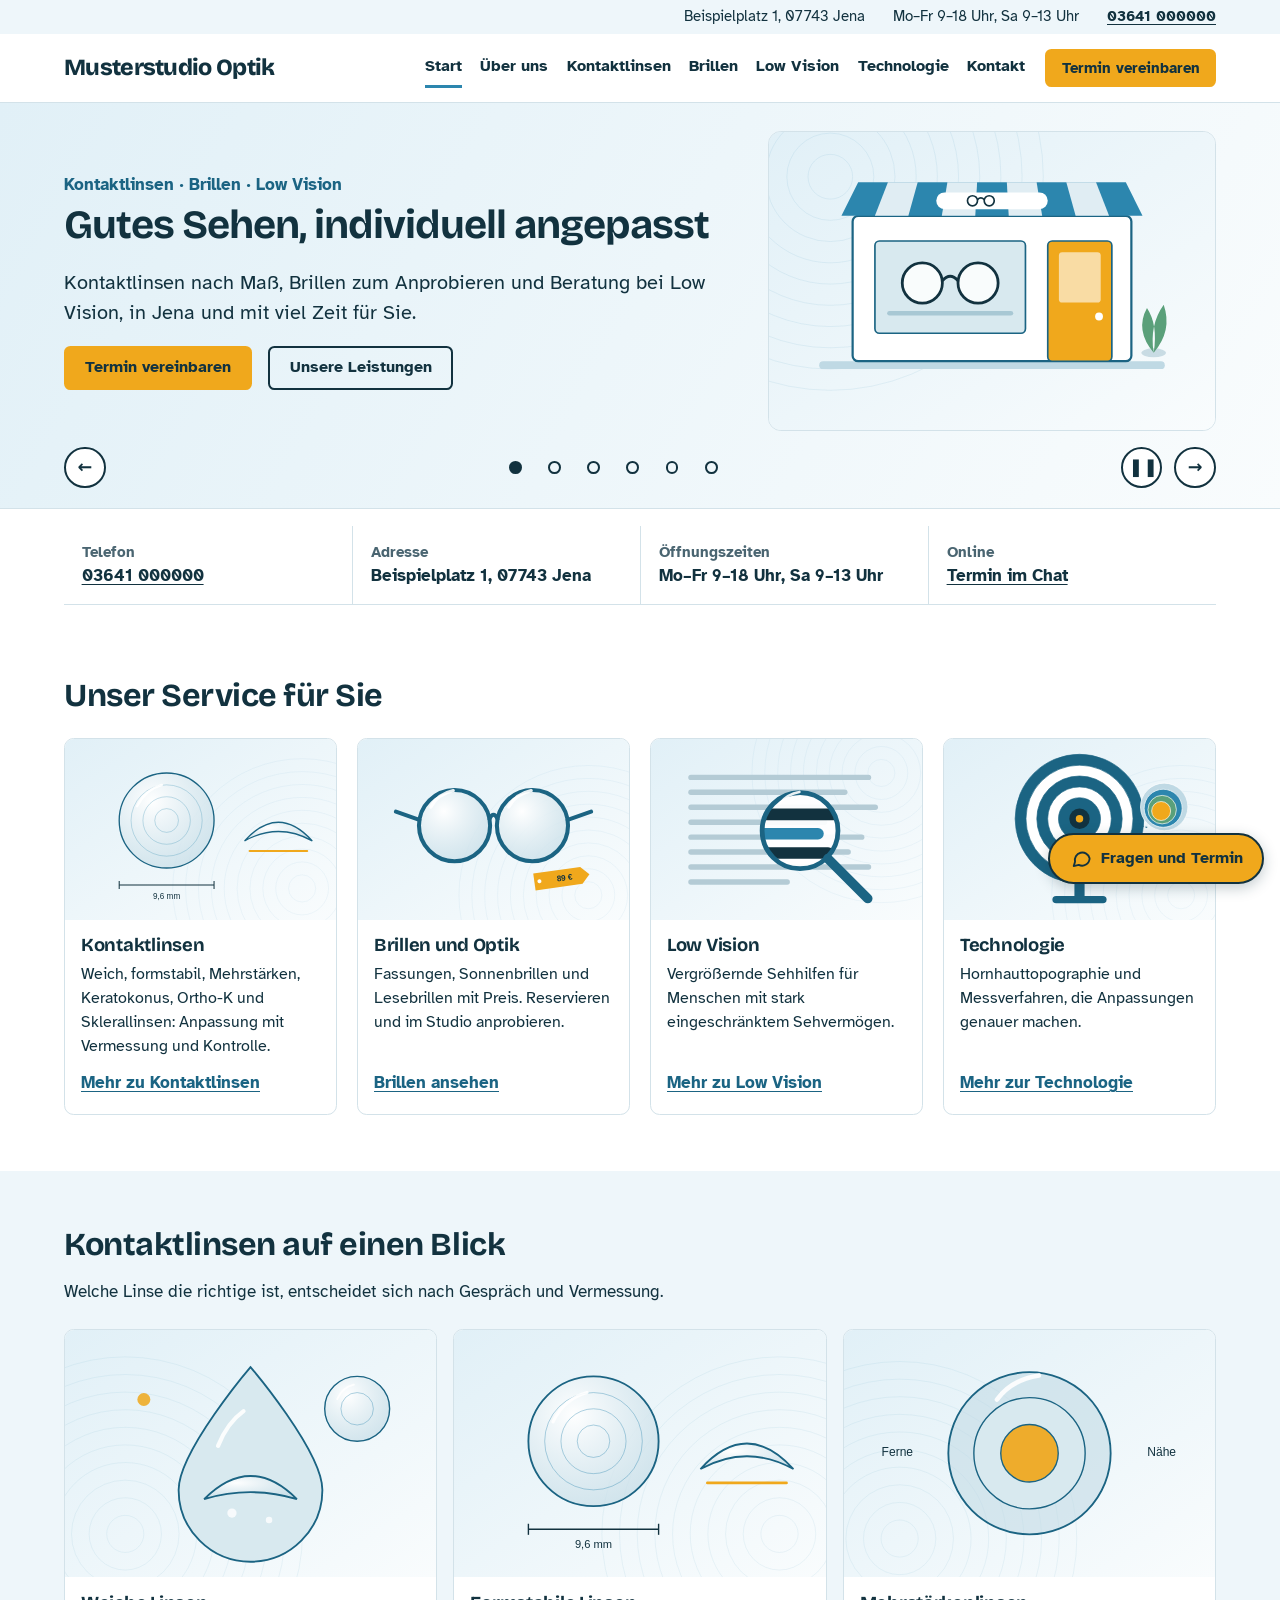
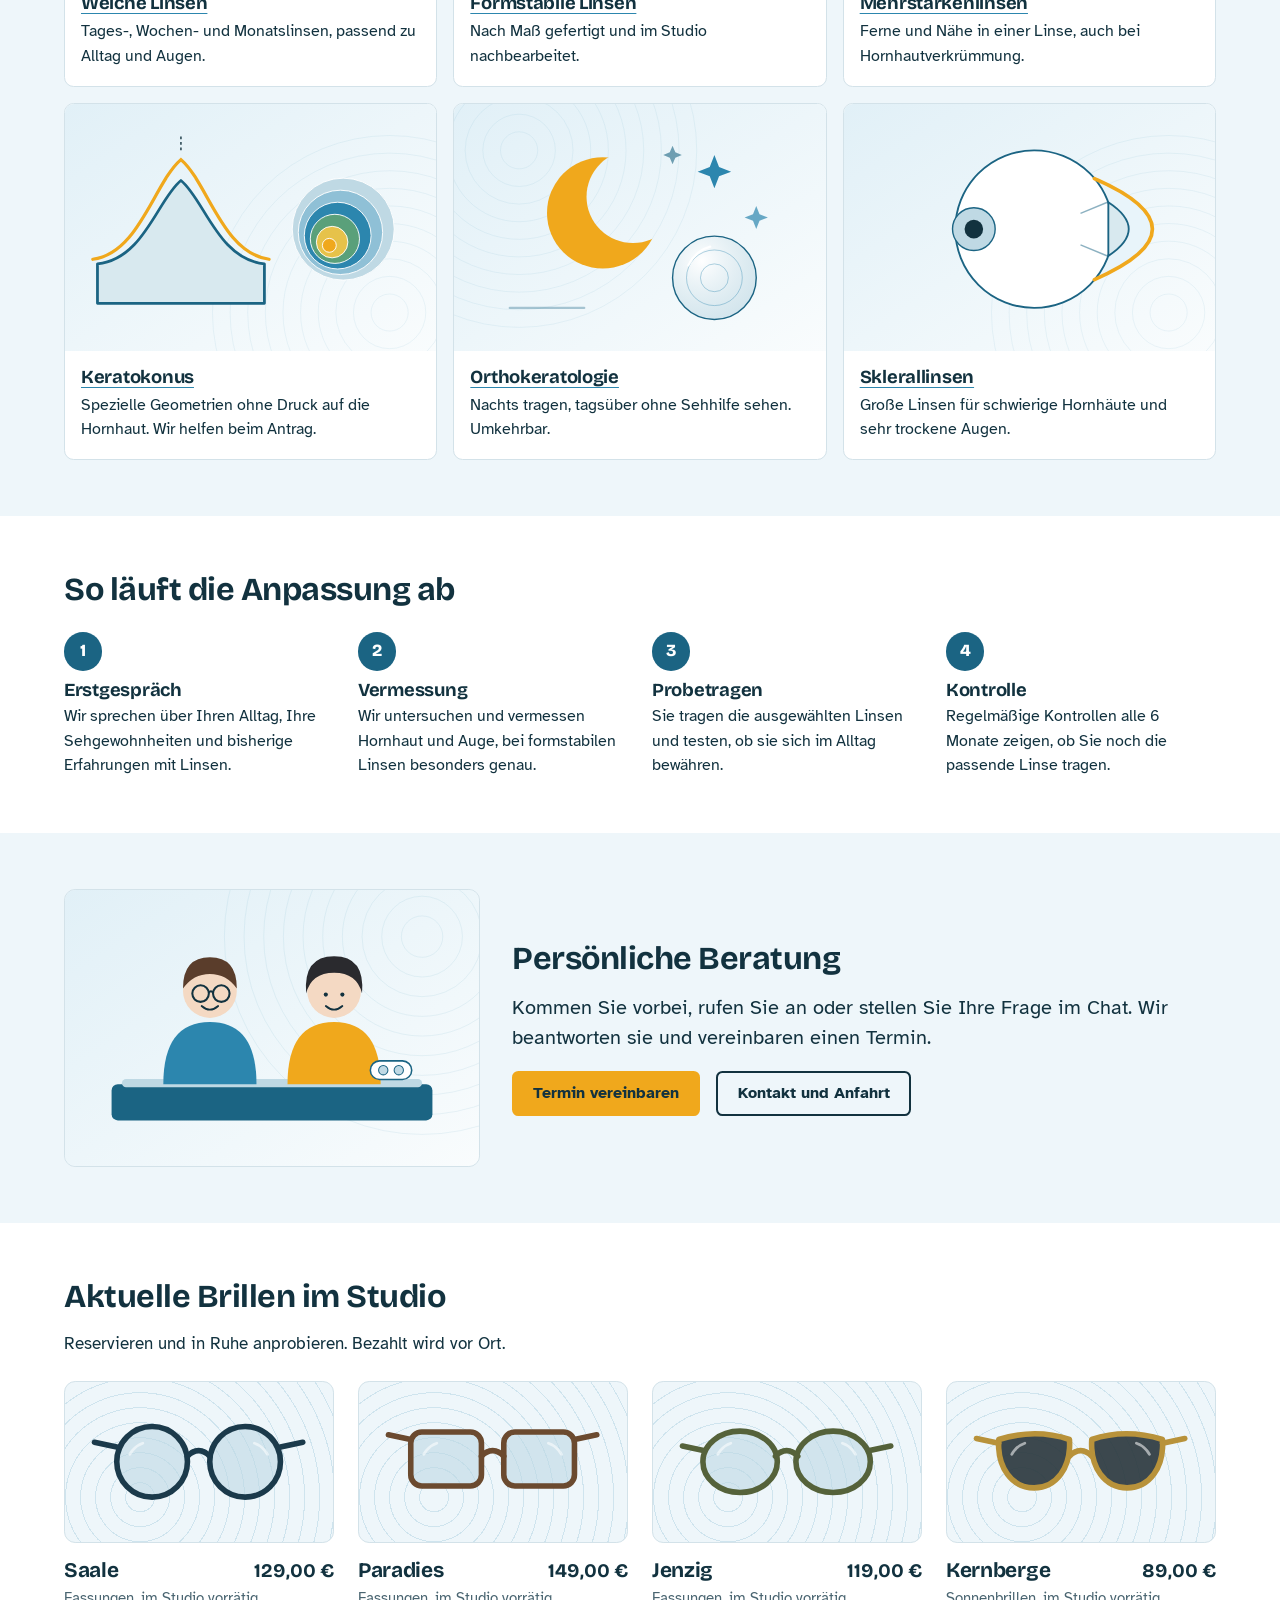
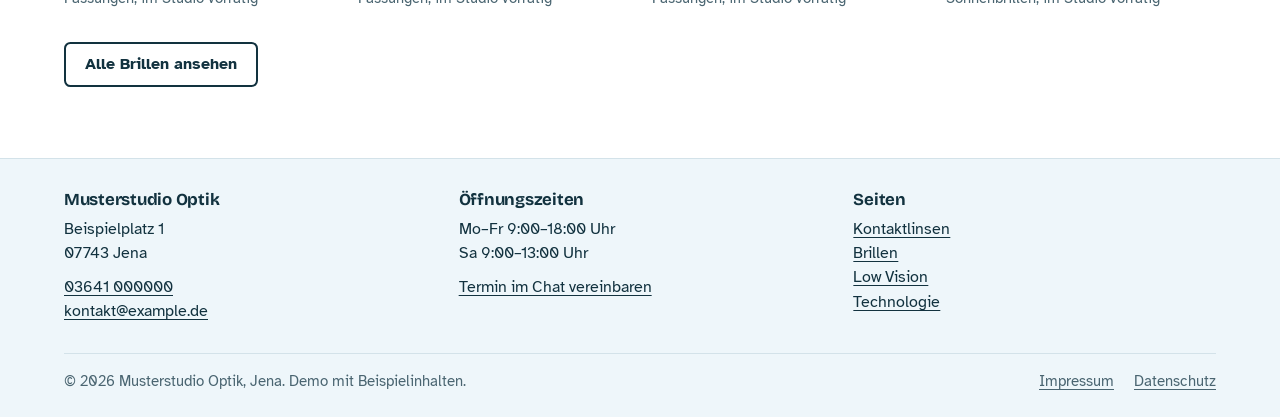
<file: index.html>
<!doctype html>
<html lang="de">
<head>
  <meta charset="utf-8">
  <meta name="viewport" content="width=device-width, initial-scale=1">
  <title>Musterstudio Optik – Kontaktlinsen und Brillen in Jena</title>
  <meta name="description" content="Musterstudio Optik in Jena: Kontaktlinsen nach Maß, Keratokonus, Orthokeratologie, Sklerallinsen, Brillen und Low Vision. Demo mit Beispielinhalten.">
  <meta name="robots" content="noindex">
  <link rel="preload" href="fonts/bricolage-grotesque-latin-wght-normal.woff2" as="font" type="font/woff2" crossorigin>
  <link rel="icon" href="img/favicon.svg" type="image/svg+xml">
  <link rel="stylesheet" href="css/style.css">
</head>
<body>
  <a class="skip" href="#inhalt">Zum Inhalt springen</a>

  <header class="site-header">
    <div class="topbar">
      <div class="wrap topbar__in">
        <span>Beispielplatz 1, 07743 Jena</span>
        <span>Mo–Fr 9–18 Uhr, Sa 9–13 Uhr</span>
        <a href="tel:+493641000000">03641 000000</a>
      </div>
    </div>
    <div class="wrap bar">
      <a class="brand" href="index.html">Musterstudio Optik</a>
      <nav class="nav" id="nav" aria-label="Hauptnavigation">
        <a href="index.html" aria-current="page">Start</a>
        <a href="ueber-uns.html">Über uns</a>
        <a href="kontaktlinsen.html">Kontaktlinsen</a>
        <a href="brillen.html">Brillen</a>
        <a href="low-vision.html">Low Vision</a>
        <a href="technologie.html">Technologie</a>
        <a href="kontakt.html">Kontakt</a>
      </nav>
      <a class="btn btn--primary btn--small" href="kontakt.html#termin" data-chat="termin">Termin vereinbaren</a>
      <button class="nav-toggle" type="button" aria-expanded="false" aria-controls="nav">Menü</button>
    </div>
  </header>

  <main id="inhalt">

    <section class="carousel" data-carousel aria-roledescription="Karussell" aria-label="Unsere Schwerpunkte">
      <ul class="slides" tabindex="0" aria-label="Folien">
        <li class="slide" role="group" aria-roledescription="Folie" aria-label="1 von 6">
          <div class="wrap slide__in">
            <div class="slide__text">
              <p class="slide__tag">Kontaktlinsen · Brillen · Low Vision</p>
              <h1>Gutes Sehen, individuell angepasst</h1>
              <p class="lead">Kontaktlinsen nach Maß, Brillen zum Anprobieren und Beratung bei Low Vision, in Jena und mit viel Zeit für Sie.</p>
              <div class="actions"><a class="btn btn--primary" href="kontakt.html#termin" data-chat="termin">Termin vereinbaren</a> <a class="btn" href="#service">Unsere Leistungen</a></div>
            </div>
            <div class="slide__art"><img src="img/studio.svg" alt="Schaufenster des Studios mit Markise" width="800" height="533"></div>
          </div>
        </li>
        <li class="slide" role="group" aria-roledescription="Folie" aria-label="2 von 6">
          <div class="wrap slide__in">
            <div class="slide__text">
              <p class="slide__tag">Über uns</p>
              <h2>Wir nehmen uns Zeit</h2>
              <p class="lead">Beratung, Vermessung und Nachsorge aus einer Hand, mit festen Ansprechpersonen und in ruhiger Atmosphäre.</p>
              <div class="actions"><a class="btn btn--primary" href="ueber-uns.html">Das Team kennenlernen</a></div>
            </div>
            <div class="slide__art"><img src="img/team.svg" alt="Zwei Mitarbeitende am Beratungstresen" width="800" height="533" loading="lazy"></div>
          </div>
        </li>
        <li class="slide" role="group" aria-roledescription="Folie" aria-label="3 von 6">
          <div class="wrap slide__in">
            <div class="slide__text">
              <p class="slide__tag">Kontaktlinsen</p>
              <h2>Linsen, die zu Ihrer Hornhaut passen</h2>
              <p class="lead">Weich, formstabil, mehrstärken, bei Keratokonus, über Nacht oder als Sklerallinse: Wir finden die passende Lösung.</p>
              <div class="actions"><a class="btn btn--primary" href="kontaktlinsen.html">Alle Linsenarten</a></div>
            </div>
            <div class="slide__art"><img src="img/formstabil.svg" alt="Formstabile Kontaktlinse, vermessen" width="800" height="533" loading="lazy"></div>
          </div>
        </li>
        <li class="slide" role="group" aria-roledescription="Folie" aria-label="4 von 6">
          <div class="wrap slide__in">
            <div class="slide__text">
              <p class="slide__tag">Brillen und Optik</p>
              <h2>Fassungen reservieren, im Studio anprobieren</h2>
              <p class="lead">Online aussuchen, wir legen die Brille zurück. Bezahlt wird vor Ort, einen Versand gibt es nicht.</p>
              <div class="actions"><a class="btn btn--primary" href="brillen.html">Brillen ansehen</a></div>
            </div>
            <div class="slide__art"><img src="img/brille.svg" alt="Brille mit Preisschild" width="800" height="533" loading="lazy"></div>
          </div>
        </li>
        <li class="slide" role="group" aria-roledescription="Folie" aria-label="5 von 6">
          <div class="wrap slide__in">
            <div class="slide__text">
              <p class="slide__tag">Low Vision</p>
              <h2>Mehr sehen mit wenig Sehvermögen</h2>
              <p class="lead">Vergrößernde und kontrastverstärkende Sehhilfen für Lesen, Arbeit und Alltag, in Ruhe ausprobiert und eingestellt.</p>
              <div class="actions"><a class="btn btn--primary" href="low-vision.html">Zu Low Vision</a></div>
            </div>
            <div class="slide__art"><img src="img/lowvision.svg" alt="Lupe vergrößert eine Textzeile" width="800" height="533" loading="lazy"></div>
          </div>
        </li>
        <li class="slide" role="group" aria-roledescription="Folie" aria-label="6 von 6">
          <div class="wrap slide__in">
            <div class="slide__text">
              <p class="slide__tag">Technologie</p>
              <h2>Vermessen statt schätzen</h2>
              <p class="lead">Hornhauttopographie und weitere Messverfahren zeigen, welche Linse oder Brille wirklich passt.</p>
              <div class="actions"><a class="btn btn--primary" href="technologie.html">Zur Technologie</a></div>
            </div>
            <div class="slide__art"><img src="img/topo.svg" alt="Hornhauttopograph mit Ringen" width="800" height="533" loading="lazy"></div>
          </div>
        </li>
      </ul>
      <div class="wrap carousel__ctrl">
        <button class="cbtn" type="button" data-prev aria-label="Vorherige Folie">&#8592;</button>
        <div class="dots"><button class="dot" type="button" aria-label="Folie 1 anzeigen"></button><button class="dot" type="button" aria-label="Folie 2 anzeigen"></button><button class="dot" type="button" aria-label="Folie 3 anzeigen"></button><button class="dot" type="button" aria-label="Folie 4 anzeigen"></button><button class="dot" type="button" aria-label="Folie 5 anzeigen"></button><button class="dot" type="button" aria-label="Folie 6 anzeigen"></button></div>
        <button class="cbtn" type="button" data-pause aria-pressed="false" aria-label="Automatischen Wechsel anhalten">&#10074;&#10074;</button>
        <button class="cbtn" type="button" data-next aria-label="Nächste Folie">&#8594;</button>
      </div>
    </section>

    <div class="wrap">
      <dl class="strip">
        <div><dt>Telefon</dt><dd><a href="tel:+493641000000">03641 000000</a></dd></div>
        <div><dt>Adresse</dt><dd>Beispielplatz 1, 07743 Jena</dd></div>
        <div><dt>Öffnungszeiten</dt><dd>Mo–Fr 9–18 Uhr, Sa 9–13 Uhr</dd></div>
        <div><dt>Online</dt><dd><a href="kontakt.html#termin" data-chat="termin">Termin im Chat</a></dd></div>
      </dl>
    </div>

    <section class="section" id="service" aria-labelledby="service-t">
      <div class="wrap">
        <div class="section__head"><h2 id="service-t">Unser Service für Sie</h2></div>
        <ul class="cards">
          <li class="card">
            <img src="img/formstabil.svg" alt="Kontaktlinse" width="800" height="533" loading="lazy">
            <div class="card__body"><h3>Kontaktlinsen</h3><p>Weich, formstabil, Mehrstärken, Keratokonus, Ortho-K und Sklerallinsen: Anpassung mit Vermessung und Kontrolle.</p><a href="kontaktlinsen.html">Mehr zu Kontaktlinsen</a></div>
          </li>
          <li class="card">
            <img src="img/brille.svg" alt="Brille mit Preisschild" width="800" height="533" loading="lazy">
            <div class="card__body"><h3>Brillen und Optik</h3><p>Fassungen, Sonnenbrillen und Lesebrillen mit Preis. Reservieren und im Studio anprobieren.</p><a href="brillen.html">Brillen ansehen</a></div>
          </li>
          <li class="card">
            <img src="img/lowvision.svg" alt="Lupe über Text" width="800" height="533" loading="lazy">
            <div class="card__body"><h3>Low Vision</h3><p>Vergrößernde Sehhilfen für Menschen mit stark eingeschränktem Sehvermögen.</p><a href="low-vision.html">Mehr zu Low Vision</a></div>
          </li>
          <li class="card">
            <img src="img/topo.svg" alt="Hornhauttopograph" width="800" height="533" loading="lazy">
            <div class="card__body"><h3>Technologie</h3><p>Hornhauttopographie und Messverfahren, die Anpassungen genauer machen.</p><a href="technologie.html">Mehr zur Technologie</a></div>
          </li>
        </ul>
      </div>
    </section>

    <section class="section section--soft" aria-labelledby="linsen-t">
      <div class="wrap">
        <div class="section__head">
          <h2 id="linsen-t">Kontaktlinsen auf einen Blick</h2>
          <p>Welche Linse die richtige ist, entscheidet sich nach Gespräch und Vermessung.</p>
        </div>
        <ul class="cards cards--small">
          <li class="card">
            <a href="kontaktlinsen.html#weich" tabindex="-1" aria-hidden="true"><img src="img/weich.svg" alt="Weiche Kontaktlinse im Wassertropfen" width="800" height="533" loading="lazy"></a>
            <div class="card__body"><h3><a href="kontaktlinsen.html#weich">Weiche Linsen</a></h3><p>Tages-, Wochen- und Monatslinsen, passend zu Alltag und Augen.</p></div>
          </li>
          <li class="card">
            <a href="kontaktlinsen.html#formstabil" tabindex="-1" aria-hidden="true"><img src="img/formstabil.svg" alt="Formstabile Kontaktlinse" width="800" height="533" loading="lazy"></a>
            <div class="card__body"><h3><a href="kontaktlinsen.html#formstabil">Formstabile Linsen</a></h3><p>Nach Maß gefertigt und im Studio nachbearbeitet.</p></div>
          </li>
          <li class="card">
            <a href="kontaktlinsen.html#mehrstaerken" tabindex="-1" aria-hidden="true"><img src="img/mehrstaerken.svg" alt="Mehrstärkenlinse mit Zonen" width="800" height="533" loading="lazy"></a>
            <div class="card__body"><h3><a href="kontaktlinsen.html#mehrstaerken">Mehrstärkenlinsen</a></h3><p>Ferne und Nähe in einer Linse, auch bei Hornhautverkrümmung.</p></div>
          </li>
          <li class="card">
            <a href="kontaktlinsen.html#keratokonus" tabindex="-1" aria-hidden="true"><img src="img/keratokonus.svg" alt="Hornhaut mit Keratokonus" width="800" height="533" loading="lazy"></a>
            <div class="card__body"><h3><a href="kontaktlinsen.html#keratokonus">Keratokonus</a></h3><p>Spezielle Geometrien ohne Druck auf die Hornhaut. Wir helfen beim Antrag.</p></div>
          </li>
          <li class="card">
            <a href="kontaktlinsen.html#ortho-k" tabindex="-1" aria-hidden="true"><img src="img/ortho.svg" alt="Mond und Kontaktlinse" width="800" height="533" loading="lazy"></a>
            <div class="card__body"><h3><a href="kontaktlinsen.html#ortho-k">Orthokeratologie</a></h3><p>Nachts tragen, tagsüber ohne Sehhilfe sehen. Umkehrbar.</p></div>
          </li>
          <li class="card">
            <a href="kontaktlinsen.html#skleral" tabindex="-1" aria-hidden="true"><img src="img/skleral.svg" alt="Sklerallinse im Querschnitt" width="800" height="533" loading="lazy"></a>
            <div class="card__body"><h3><a href="kontaktlinsen.html#skleral">Sklerallinsen</a></h3><p>Große Linsen für schwierige Hornhäute und sehr trockene Augen.</p></div>
          </li>
        </ul>
      </div>
    </section>

    <section class="section" id="ablauf" aria-labelledby="ablauf-t">
      <div class="wrap">
        <div class="section__head"><h2 id="ablauf-t">So läuft die Anpassung ab</h2></div>
        <ol class="steps">
          <li><h3>Erstgespräch</h3><p>Wir sprechen über Ihren Alltag, Ihre Sehgewohnheiten und bisherige Erfahrungen mit Linsen.</p></li>
          <li><h3>Vermessung</h3><p>Wir untersuchen und vermessen Hornhaut und Auge, bei formstabilen Linsen besonders genau.</p></li>
          <li><h3>Probetragen</h3><p>Sie tragen die ausgewählten Linsen und testen, ob sie sich im Alltag bewähren.</p></li>
          <li><h3>Kontrolle</h3><p>Regelmäßige Kontrollen alle 6 Monate zeigen, ob Sie noch die passende Linse tragen.</p></li>
        </ol>
      </div>
    </section>

    <section class="section section--soft" aria-labelledby="beratung-t">
      <div class="wrap band">
        <img src="img/team.svg" alt="Zwei Mitarbeitende am Beratungstresen" width="800" height="533" loading="lazy">
        <div>
          <h2 id="beratung-t">Persönliche Beratung</h2>
          <p class="lead">Kommen Sie vorbei, rufen Sie an oder stellen Sie Ihre Frage im Chat. Wir beantworten sie und vereinbaren einen Termin.</p>
          <div class="actions">
            <a class="btn btn--primary" href="kontakt.html#termin" data-chat="termin">Termin vereinbaren</a>
            <a class="btn" href="kontakt.html">Kontakt und Anfahrt</a>
          </div>
        </div>
      </div>
    </section>

    <section class="section" aria-labelledby="brillen-t">
      <div class="wrap">
        <div class="section__head">
          <h2 id="brillen-t">Aktuelle Brillen im Studio</h2>
          <p>Reservieren und in Ruhe anprobieren. Bezahlt wird vor Ort.</p>
        </div>
        <ul class="grid" id="featured"></ul>
        <p style="margin-top:1.5rem"><a class="btn" href="brillen.html">Alle Brillen ansehen</a></p>
      </div>
    </section>
  </main>

  <footer class="site-footer">
    <div class="wrap foot">
      <div>
        <h2>Musterstudio Optik</h2>
        <p>Beispielplatz 1<br>07743 Jena</p>
        <p><a href="tel:+493641000000">03641 000000</a><br><a href="mailto:kontakt@example.de">kontakt@example.de</a></p>
      </div>
      <div>
        <h2>Öffnungszeiten</h2>
        <p>Mo–Fr 9:00–18:00 Uhr<br>Sa 9:00–13:00 Uhr</p>
        <p><a href="kontakt.html#termin" data-chat="termin">Termin im Chat vereinbaren</a></p>
      </div>
      <div>
        <h2>Seiten</h2>
        <ul>
          <li><a href="kontaktlinsen.html">Kontaktlinsen</a></li>
          <li><a href="brillen.html">Brillen</a></li>
          <li><a href="low-vision.html">Low Vision</a></li>
          <li><a href="technologie.html">Technologie</a></li>
        </ul>
      </div>
    </div>
    <div class="wrap foot__legal">
      <p>© <span id="year">2026</span> Musterstudio Optik, Jena. Demo mit Beispielinhalten.</p>
      <ul>
        <li><a href="kontakt.html#rechtliches">Impressum</a></li>
        <li><a href="kontakt.html#rechtliches">Datenschutz</a></li>
      </ul>
    </div>
  </footer>
  <script src="data/products.js"></script>
  <script src="js/common.js"></script>
  <script src="js/glasses.js"></script>
  <script src="js/carousel.js"></script>
  <script src="js/chat.js"></script>
</body>
</html>
</file>
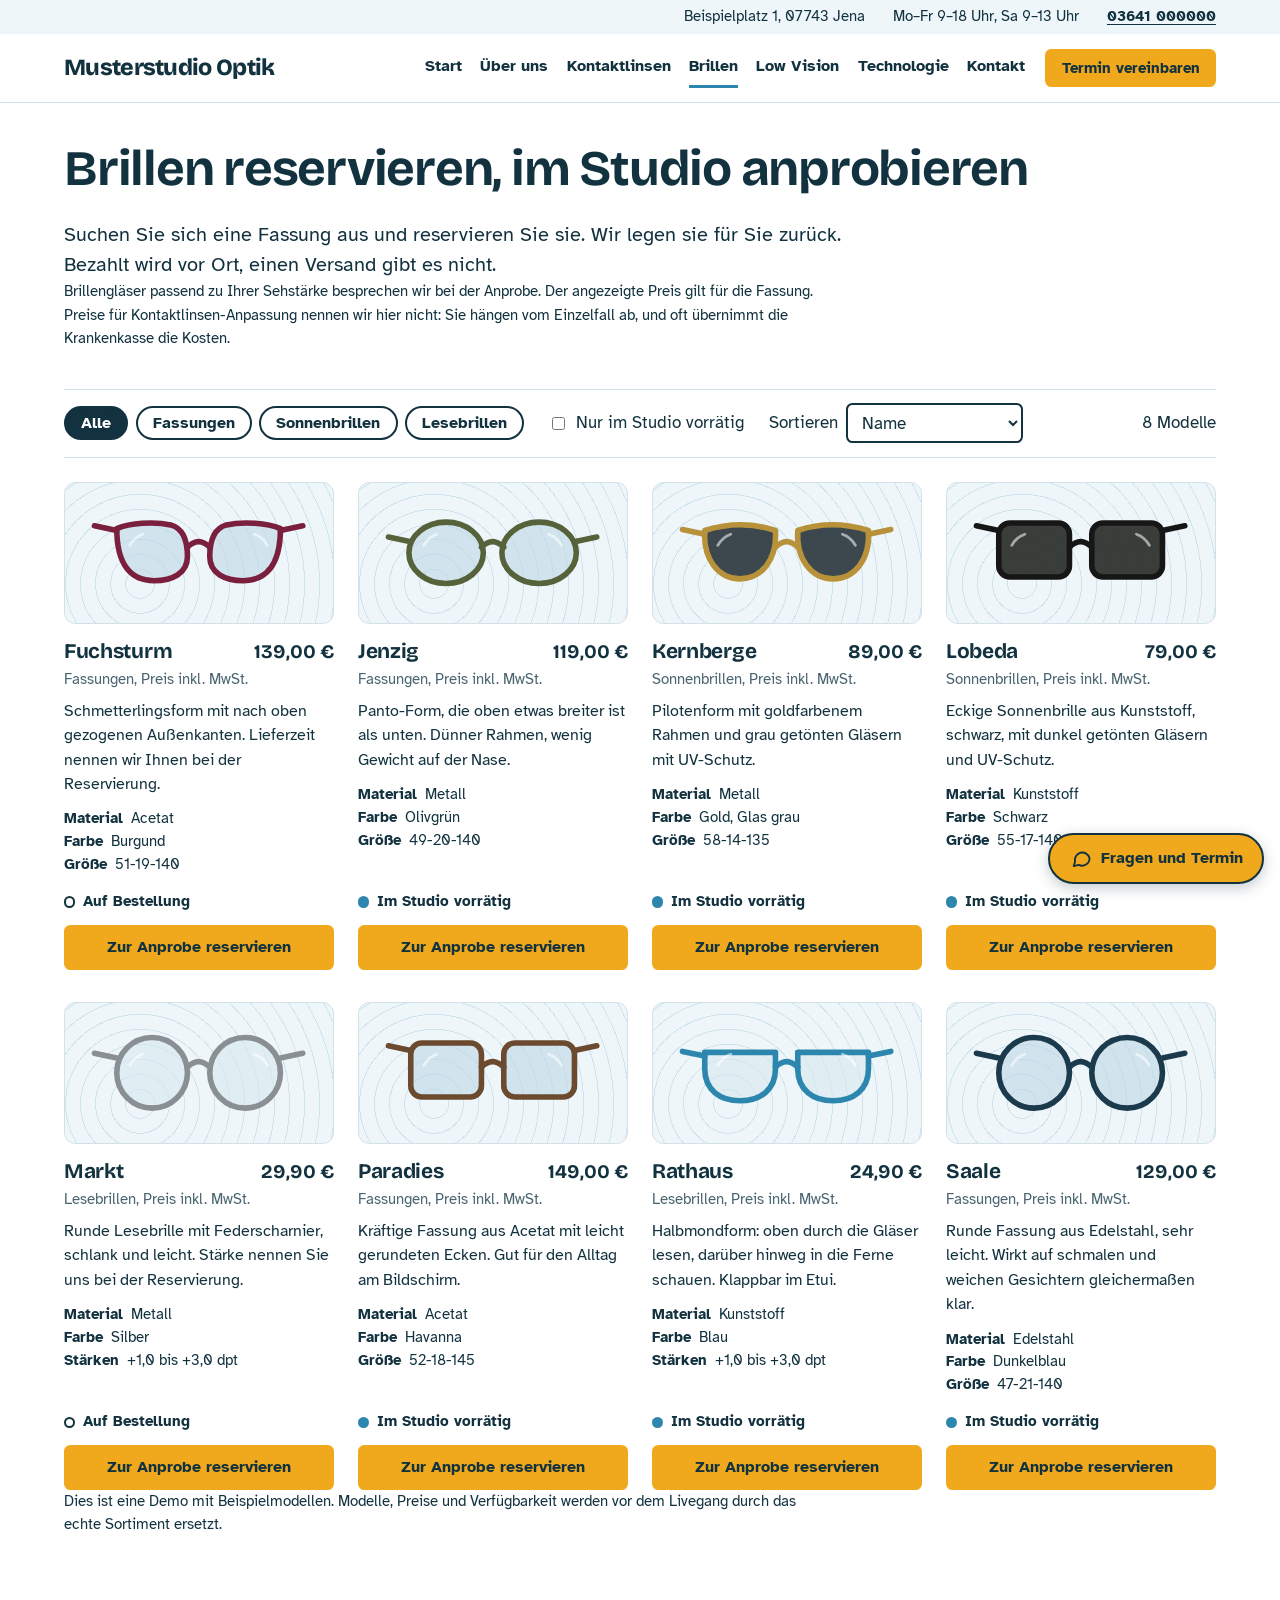
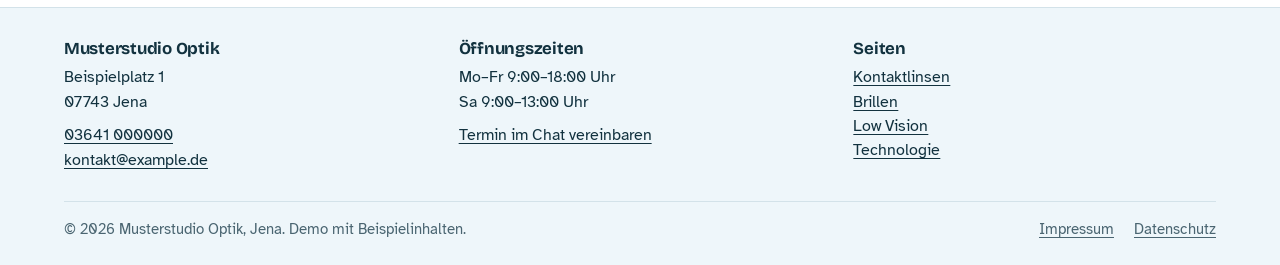
<file: brillen.html>
<!doctype html>
<html lang="de">
<head>
  <meta charset="utf-8">
  <meta name="viewport" content="width=device-width, initial-scale=1">
  <title>Brillen in Jena reservieren und anprobieren | Musterstudio Optik</title>
  <meta name="description" content="Fassungen, Sonnenbrillen und Lesebrillen aussuchen, reservieren und im Musterstudio Optik in Jena anprobieren. Bezahlung vor Ort, kein Versand.">
  <meta name="robots" content="noindex">
  <link rel="preload" href="fonts/bricolage-grotesque-latin-wght-normal.woff2" as="font" type="font/woff2" crossorigin>
  <link rel="icon" href="img/favicon.svg" type="image/svg+xml">
  <link rel="stylesheet" href="css/style.css">
</head>
<body>
  <a class="skip" href="#inhalt">Zum Inhalt springen</a>

  <header class="site-header">
    <div class="topbar">
      <div class="wrap topbar__in">
        <span>Beispielplatz 1, 07743 Jena</span>
        <span>Mo–Fr 9–18 Uhr, Sa 9–13 Uhr</span>
        <a href="tel:+493641000000">03641 000000</a>
      </div>
    </div>
    <div class="wrap bar">
      <a class="brand" href="index.html">Musterstudio Optik</a>
      <nav class="nav" id="nav" aria-label="Hauptnavigation">
        <a href="index.html">Start</a>
        <a href="ueber-uns.html">Über uns</a>
        <a href="kontaktlinsen.html">Kontaktlinsen</a>
        <a href="brillen.html" aria-current="page">Brillen</a>
        <a href="low-vision.html">Low Vision</a>
        <a href="technologie.html">Technologie</a>
        <a href="kontakt.html">Kontakt</a>
      </nav>
      <a class="btn btn--primary btn--small" href="kontakt.html#termin" data-chat="termin">Termin vereinbaren</a>
      <button class="nav-toggle" type="button" aria-expanded="false" aria-controls="nav">Menü</button>
    </div>
  </header>

  <main id="inhalt">

    <div class="wrap page-hero">
      <h1>Brillen reservieren, im Studio anprobieren</h1>
      <p class="lead">Suchen Sie sich eine Fassung aus und reservieren Sie sie. Wir legen sie für Sie zurück. Bezahlt wird vor Ort, einen Versand gibt es nicht.</p>
      <p class="note">Brillengläser passend zu Ihrer Sehstärke besprechen wir bei der Anprobe. Der angezeigte Preis gilt für die Fassung. Preise für Kontaktlinsen-Anpassung nennen wir hier nicht: Sie hängen vom Einzelfall ab, und oft übernimmt die Krankenkasse die Kosten.</p>
    </div>
    <section class="wrap section" aria-label="Produkte">
      <div class="shop-tools">
        <div class="chips" role="group" aria-label="Kategorie">
          <button class="chip" type="button" data-category="Alle" aria-pressed="true">Alle</button>
          <button class="chip" type="button" data-category="Fassungen" aria-pressed="false">Fassungen</button>
          <button class="chip" type="button" data-category="Sonnenbrillen" aria-pressed="false">Sonnenbrillen</button>
          <button class="chip" type="button" data-category="Lesebrillen" aria-pressed="false">Lesebrillen</button>
        </div>
        <label><input type="checkbox" id="only-stock"> Nur im Studio vorrätig</label>
        <label>Sortieren
          <select id="sort">
            <option value="name">Name</option>
            <option value="price-asc">Preis aufsteigend</option>
            <option value="price-desc">Preis absteigend</option>
          </select>
        </label>
        <p class="shop-count" id="shop-count" aria-live="polite"></p>
      </div>

      <ul class="grid" id="product-list"></ul>

      <p class="note">Dies ist eine Demo mit Beispielmodellen. Modelle, Preise und Verfügbarkeit werden vor dem Livegang durch das echte Sortiment ersetzt.</p>
    </section>
    <dialog id="reserve" aria-labelledby="reserve-title">
    <div class="dialog__body">
      <div class="dialog__head">
        <h2 id="reserve-title">Reservieren</h2>
        <button class="dialog__close" type="button" id="reserve-close">Schließen</button>
      </div>
      <p>Wir legen die Brille für Sie zurück und bestätigen die Reservierung. Bezahlt wird erst im Studio.</p>
      <form id="reserve-form" novalidate>
        <input type="hidden" name="product" id="reserve-product">
        <label class="field"><span>Name</span><input name="name" autocomplete="name" required></label>
        <label class="field"><span>Telefon oder E-Mail</span><input name="contact" autocomplete="email" required></label>
        <label class="field"><span>Wunschtag für die Anprobe (optional)</span><input name="day" placeholder="z. B. Donnerstagvormittag"></label>
        <label class="field"><span>Hinweis (optional)</span><textarea name="note" rows="3" placeholder="z. B. gewünschte Lesestärke"></textarea></label>
        <label class="check">
          <input type="checkbox" name="privacy" required>
          <span>Ich habe die <a href="#">Datenschutzerklärung</a> gelesen. Meine Angaben werden nur für diese Reservierung verwendet.</span>
        </label>
        <button class="btn btn--primary" type="submit">Reservierung per E-Mail senden</button>
        <p class="status" id="reserve-status" role="status"></p>
        <div id="reserve-fallback" hidden>
          <label class="field" for="reserve-text"><span>Vorbereitete Nachricht an kontakt@example.de</span>
            <textarea id="reserve-text" rows="8" readonly></textarea></label>
          <button class="btn" type="button" id="reserve-copy">Text kopieren</button>
        </div>
      </form>
    </div>
  </dialog>
  </main>

  <footer class="site-footer">
    <div class="wrap foot">
      <div>
        <h2>Musterstudio Optik</h2>
        <p>Beispielplatz 1<br>07743 Jena</p>
        <p><a href="tel:+493641000000">03641 000000</a><br><a href="mailto:kontakt@example.de">kontakt@example.de</a></p>
      </div>
      <div>
        <h2>Öffnungszeiten</h2>
        <p>Mo–Fr 9:00–18:00 Uhr<br>Sa 9:00–13:00 Uhr</p>
        <p><a href="kontakt.html#termin" data-chat="termin">Termin im Chat vereinbaren</a></p>
      </div>
      <div>
        <h2>Seiten</h2>
        <ul>
          <li><a href="kontaktlinsen.html">Kontaktlinsen</a></li>
          <li><a href="brillen.html">Brillen</a></li>
          <li><a href="low-vision.html">Low Vision</a></li>
          <li><a href="technologie.html">Technologie</a></li>
        </ul>
      </div>
    </div>
    <div class="wrap foot__legal">
      <p>© <span id="year">2026</span> Musterstudio Optik, Jena. Demo mit Beispielinhalten.</p>
      <ul>
        <li><a href="kontakt.html#rechtliches">Impressum</a></li>
        <li><a href="kontakt.html#rechtliches">Datenschutz</a></li>
      </ul>
    </div>
  </footer>
  <script src="data/products.js"></script>
  <script src="js/common.js"></script>
  <script src="js/glasses.js"></script>
  <script src="js/shop.js"></script>
  <script src="js/chat.js"></script>
</body>
</html>
</file>
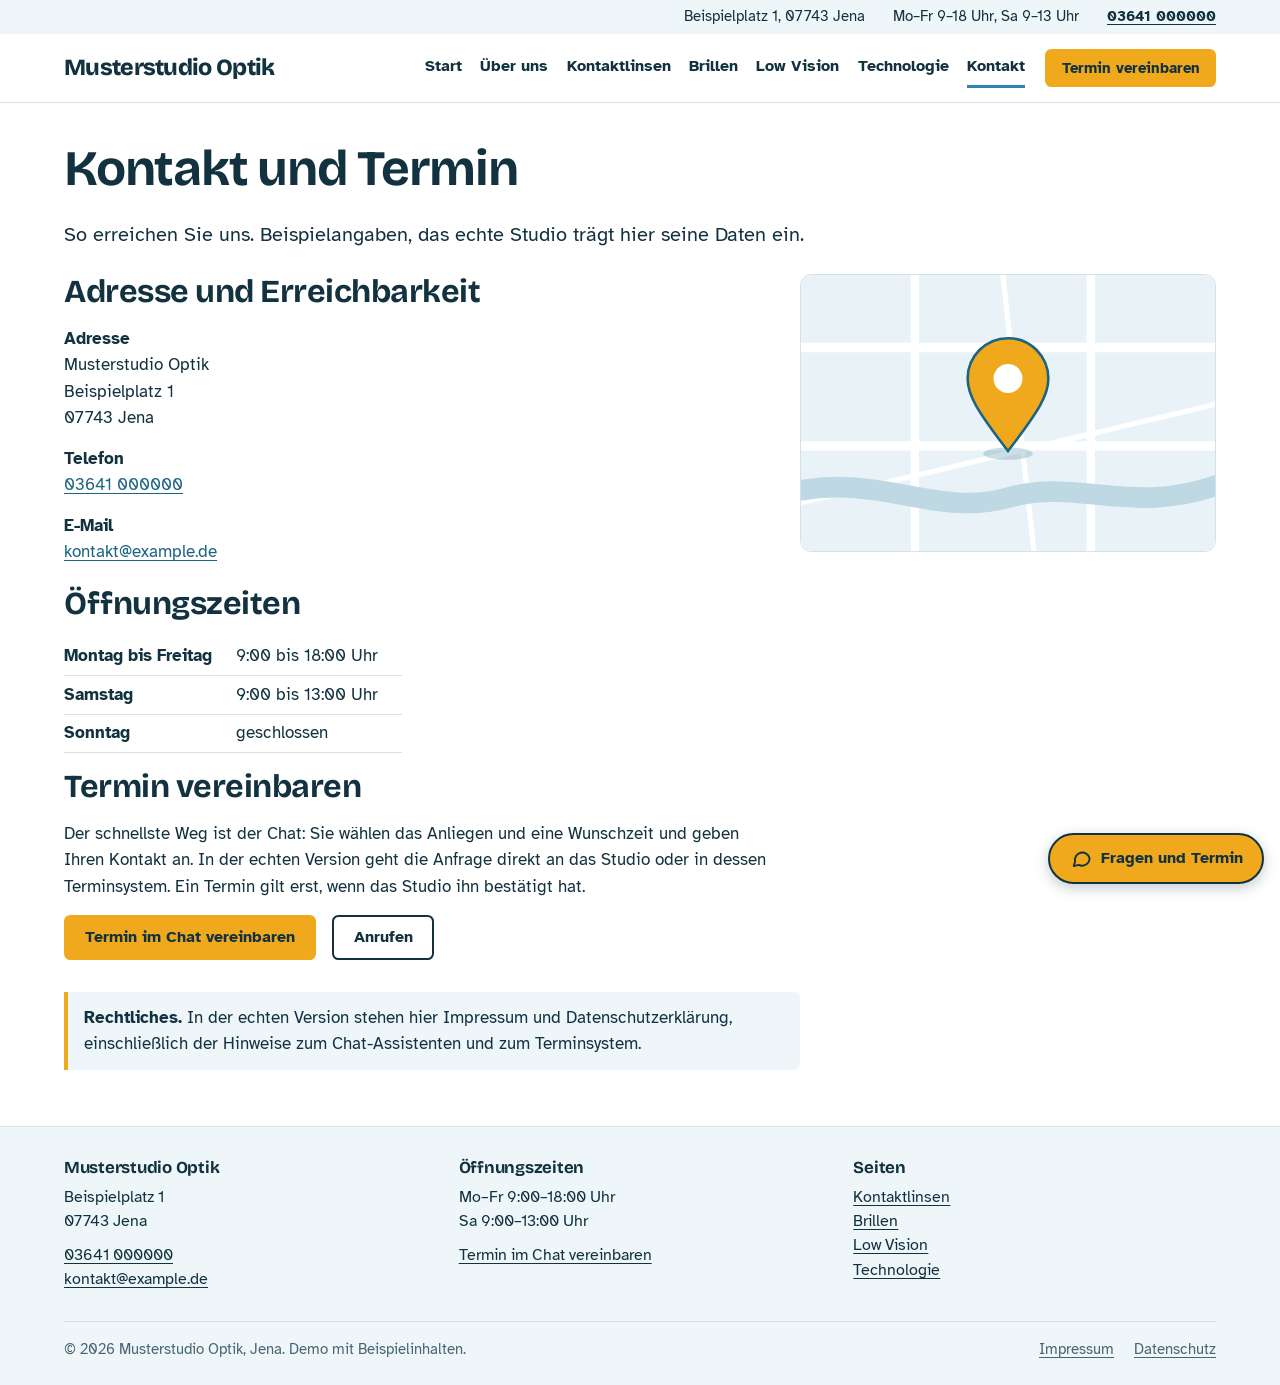
<file: kontakt.html>
<!doctype html>
<html lang="de">
<head>
  <meta charset="utf-8">
  <meta name="viewport" content="width=device-width, initial-scale=1">
  <title>Kontakt und Termin | Musterstudio Optik</title>
  <meta name="description" content="Adresse, Öffnungszeiten und Terminvereinbarung von Musterstudio Optik in Jena.">
  <meta name="robots" content="noindex">
  <link rel="preload" href="fonts/bricolage-grotesque-latin-wght-normal.woff2" as="font" type="font/woff2" crossorigin>
  <link rel="icon" href="img/favicon.svg" type="image/svg+xml">
  <link rel="stylesheet" href="css/style.css">
</head>
<body>
  <a class="skip" href="#inhalt">Zum Inhalt springen</a>

  <header class="site-header">
    <div class="topbar">
      <div class="wrap topbar__in">
        <span>Beispielplatz 1, 07743 Jena</span>
        <span>Mo–Fr 9–18 Uhr, Sa 9–13 Uhr</span>
        <a href="tel:+493641000000">03641 000000</a>
      </div>
    </div>
    <div class="wrap bar">
      <a class="brand" href="index.html">Musterstudio Optik</a>
      <nav class="nav" id="nav" aria-label="Hauptnavigation">
        <a href="index.html">Start</a>
        <a href="ueber-uns.html">Über uns</a>
        <a href="kontaktlinsen.html">Kontaktlinsen</a>
        <a href="brillen.html">Brillen</a>
        <a href="low-vision.html">Low Vision</a>
        <a href="technologie.html">Technologie</a>
        <a href="kontakt.html" aria-current="page">Kontakt</a>
      </nav>
      <a class="btn btn--primary btn--small" href="kontakt.html#termin" data-chat="termin">Termin vereinbaren</a>
      <button class="nav-toggle" type="button" aria-expanded="false" aria-controls="nav">Menü</button>
    </div>
  </header>

  <main id="inhalt">

    <div class="wrap page-hero">
      <h1>Kontakt und Termin</h1>
      <p class="lead">So erreichen Sie uns. Beispielangaben, das echte Studio trägt hier seine Daten ein.</p>
    </div>
    <div class="wrap section">
      <div class="contact-grid">
        <div>
          <h2>Adresse und Erreichbarkeit</h2>
          <dl class="dl">
            <div><dt>Adresse</dt><dd>Musterstudio Optik<br>Beispielplatz 1<br>07743 Jena</dd></div>
            <div><dt>Telefon</dt><dd><a href="tel:+493641000000">03641 000000</a></dd></div>
            <div><dt>E-Mail</dt><dd><a href="mailto:kontakt@example.de">kontakt@example.de</a></dd></div>
          </dl>
          <h2>Öffnungszeiten</h2>
          <table class="hours"><tbody><tr><th scope="row">Montag bis Freitag</th><td>9:00 bis 18:00 Uhr</td></tr><tr><th scope="row">Samstag</th><td>9:00 bis 13:00 Uhr</td></tr><tr><th scope="row">Sonntag</th><td>geschlossen</td></tr></tbody></table>
          <h2 id="termin">Termin vereinbaren</h2>
          <p>Der schnellste Weg ist der Chat: Sie wählen das Anliegen und eine Wunschzeit und geben Ihren Kontakt an. In der echten Version geht die Anfrage direkt an das Studio oder in dessen Terminsystem. Ein Termin gilt erst, wenn das Studio ihn bestätigt hat.</p>
          <div class="actions"><button class="btn btn--primary" type="button" data-chat="termin">Termin im Chat vereinbaren</button><a class="btn" href="tel:+493641000000">Anrufen</a></div>
        </div>
        <figure class="topic__art" style="position:static"><img src="img/kontakt.svg" alt="Kartenausschnitt mit Standortmarkierung" width="800" height="533"></figure>
      </div>
      <div class="notice" id="rechtliches" style="margin-top:2rem">
        <p><strong>Rechtliches.</strong> In der echten Version stehen hier Impressum und Datenschutzerklärung, einschließlich der Hinweise zum Chat-Assistenten und zum Terminsystem.</p>
      </div>
    </div>
  </main>

  <footer class="site-footer">
    <div class="wrap foot">
      <div>
        <h2>Musterstudio Optik</h2>
        <p>Beispielplatz 1<br>07743 Jena</p>
        <p><a href="tel:+493641000000">03641 000000</a><br><a href="mailto:kontakt@example.de">kontakt@example.de</a></p>
      </div>
      <div>
        <h2>Öffnungszeiten</h2>
        <p>Mo–Fr 9:00–18:00 Uhr<br>Sa 9:00–13:00 Uhr</p>
        <p><a href="kontakt.html#termin" data-chat="termin">Termin im Chat vereinbaren</a></p>
      </div>
      <div>
        <h2>Seiten</h2>
        <ul>
          <li><a href="kontaktlinsen.html">Kontaktlinsen</a></li>
          <li><a href="brillen.html">Brillen</a></li>
          <li><a href="low-vision.html">Low Vision</a></li>
          <li><a href="technologie.html">Technologie</a></li>
        </ul>
      </div>
    </div>
    <div class="wrap foot__legal">
      <p>© <span id="year">2026</span> Musterstudio Optik, Jena. Demo mit Beispielinhalten.</p>
      <ul>
        <li><a href="kontakt.html#rechtliches">Impressum</a></li>
        <li><a href="kontakt.html#rechtliches">Datenschutz</a></li>
      </ul>
    </div>
  </footer>
  <script src="js/common.js"></script>
  <script src="js/chat.js"></script>
</body>
</html>
</file>
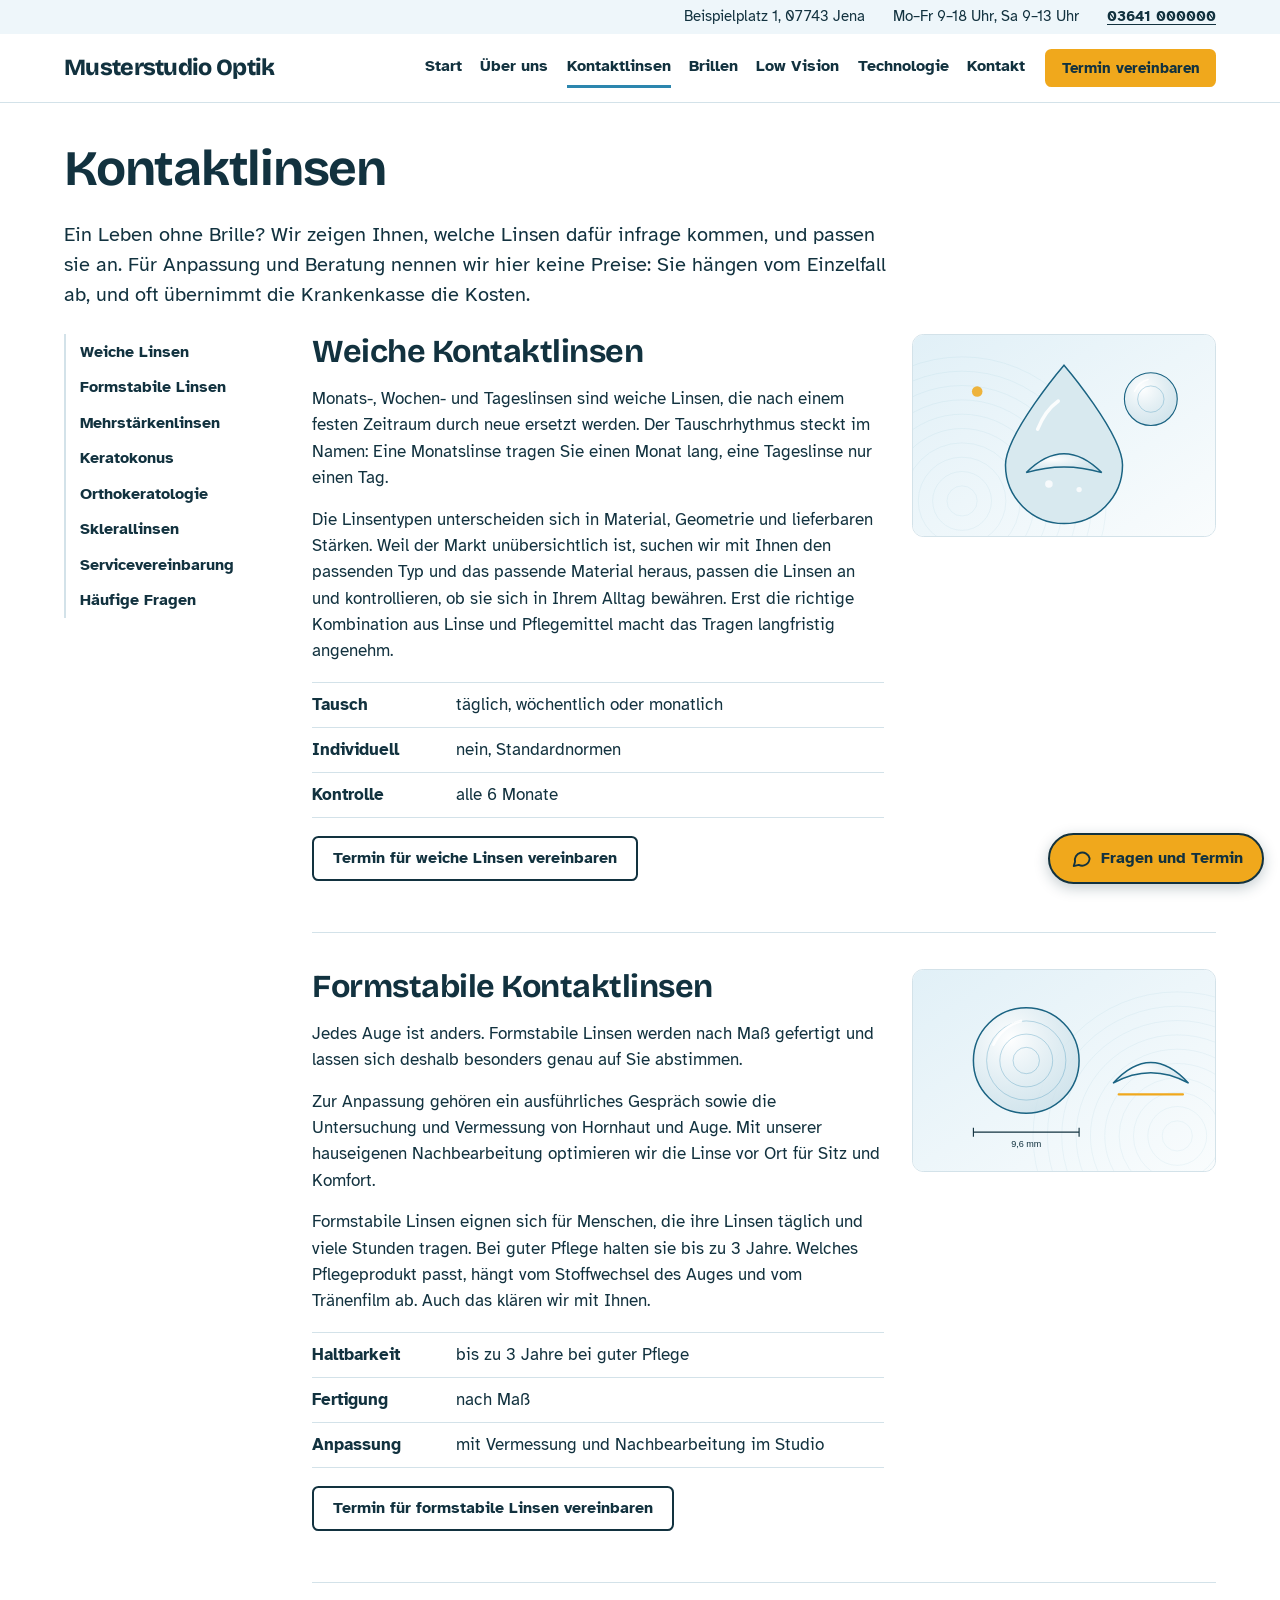
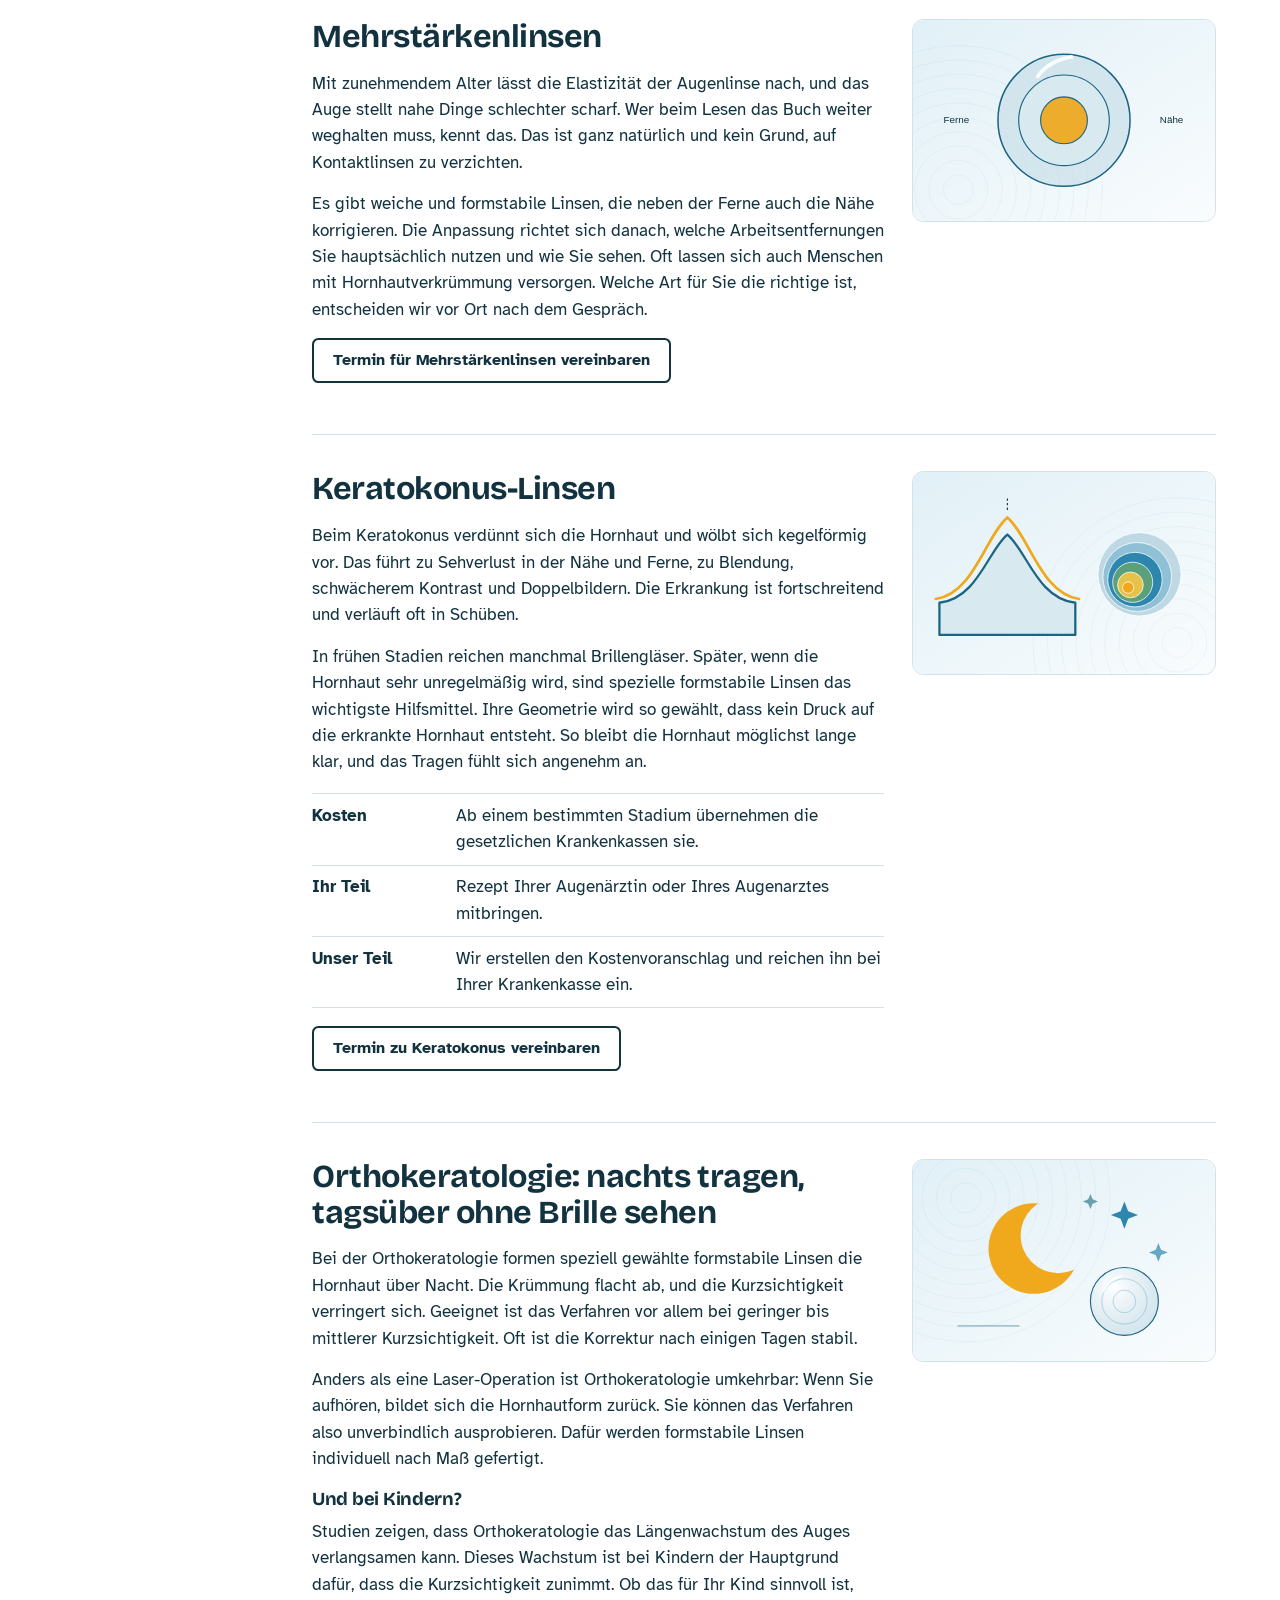
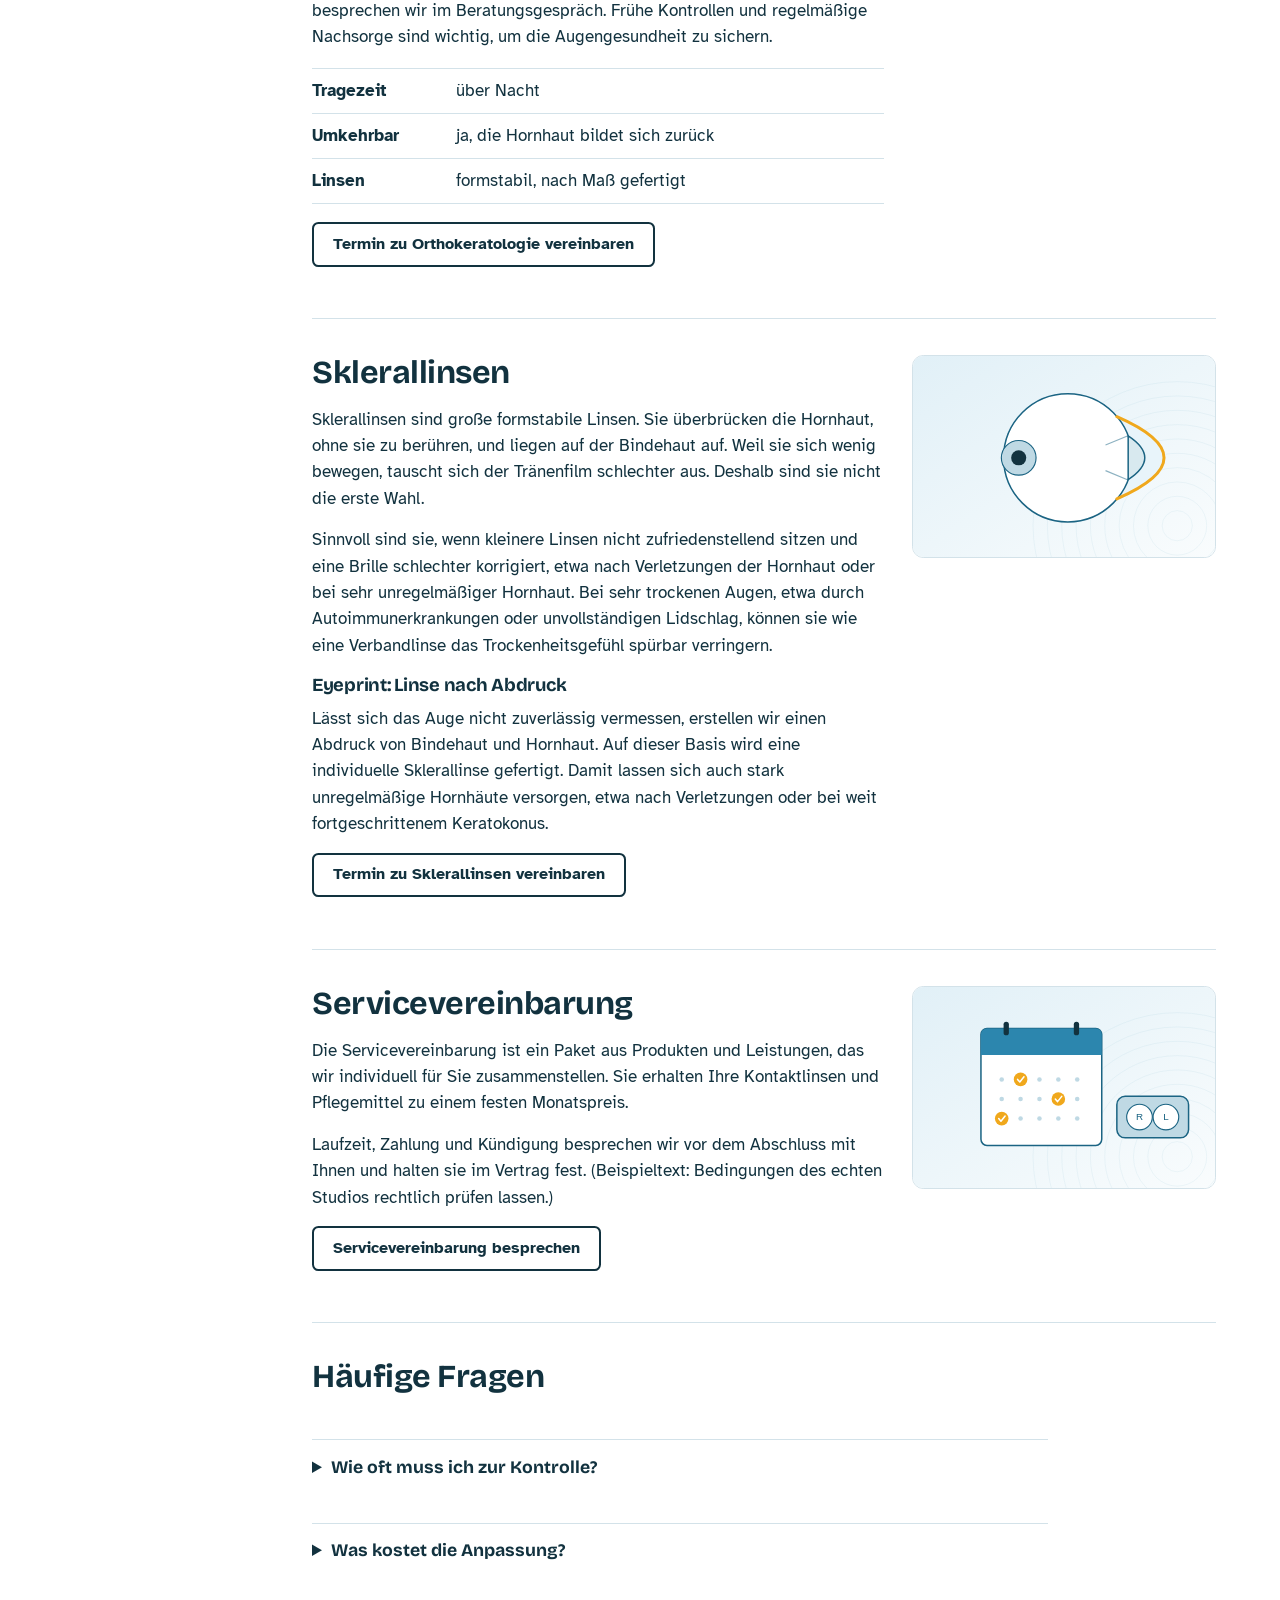
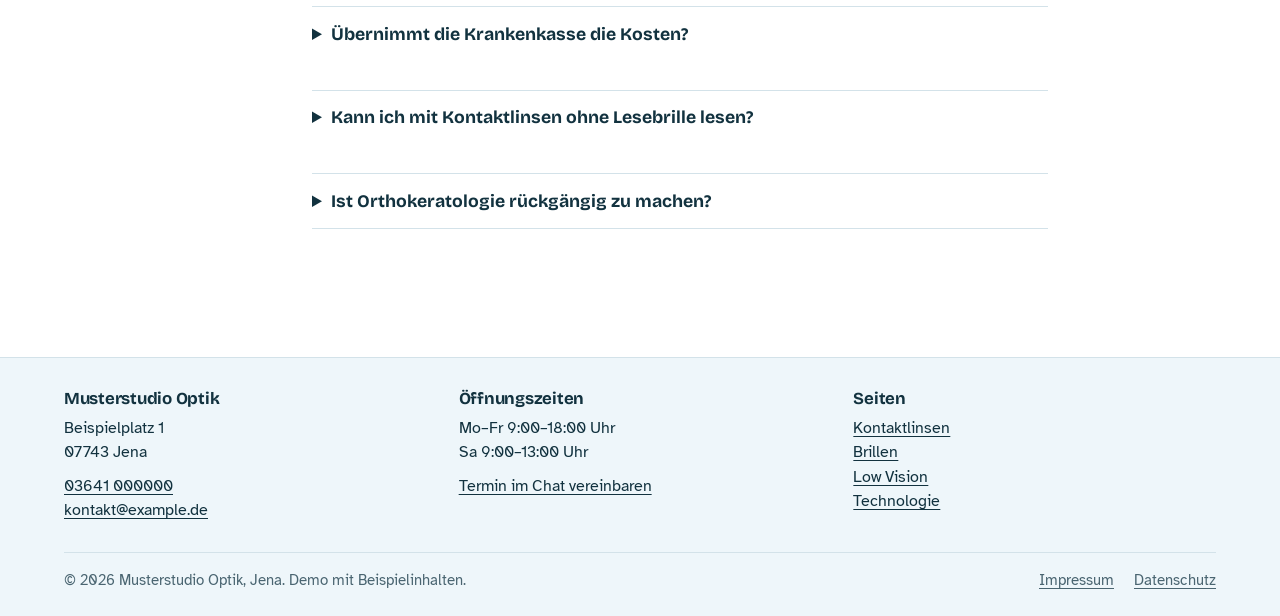
<file: kontaktlinsen.html>
<!doctype html>
<html lang="de">
<head>
  <meta charset="utf-8">
  <meta name="viewport" content="width=device-width, initial-scale=1">
  <title>Kontaktlinsen in Jena anpassen lassen | Musterstudio Optik</title>
  <meta name="description" content="Weiche und formstabile Kontaktlinsen, Mehrstärkenlinsen, Keratokonus, Orthokeratologie und Sklerallinsen: Anpassung im Musterstudio Optik in Jena.">
  <meta name="robots" content="noindex">
  <link rel="preload" href="fonts/bricolage-grotesque-latin-wght-normal.woff2" as="font" type="font/woff2" crossorigin>
  <link rel="icon" href="img/favicon.svg" type="image/svg+xml">
  <link rel="stylesheet" href="css/style.css">
</head>
<body>
  <a class="skip" href="#inhalt">Zum Inhalt springen</a>

  <header class="site-header">
    <div class="topbar">
      <div class="wrap topbar__in">
        <span>Beispielplatz 1, 07743 Jena</span>
        <span>Mo–Fr 9–18 Uhr, Sa 9–13 Uhr</span>
        <a href="tel:+493641000000">03641 000000</a>
      </div>
    </div>
    <div class="wrap bar">
      <a class="brand" href="index.html">Musterstudio Optik</a>
      <nav class="nav" id="nav" aria-label="Hauptnavigation">
        <a href="index.html">Start</a>
        <a href="ueber-uns.html">Über uns</a>
        <a href="kontaktlinsen.html" aria-current="page">Kontaktlinsen</a>
        <a href="brillen.html">Brillen</a>
        <a href="low-vision.html">Low Vision</a>
        <a href="technologie.html">Technologie</a>
        <a href="kontakt.html">Kontakt</a>
      </nav>
      <a class="btn btn--primary btn--small" href="kontakt.html#termin" data-chat="termin">Termin vereinbaren</a>
      <button class="nav-toggle" type="button" aria-expanded="false" aria-controls="nav">Menü</button>
    </div>
  </header>

  <main id="inhalt">

    <div class="wrap page-hero">
      <h1>Kontaktlinsen</h1>
      <p class="lead">Ein Leben ohne Brille? Wir zeigen Ihnen, welche Linsen dafür infrage kommen, und passen sie an. Für Anpassung und Beratung nennen wir hier keine Preise: Sie hängen vom Einzelfall ab, und oft übernimmt die Krankenkasse die Kosten.</p>
    </div>
    <div class="wrap section doc">
      <nav class="jump" aria-label="Auf dieser Seite">
        <a href="#weich">Weiche Linsen</a>
        <a href="#formstabil">Formstabile Linsen</a>
        <a href="#mehrstaerken">Mehrstärkenlinsen</a>
        <a href="#keratokonus">Keratokonus</a>
        <a href="#ortho-k">Orthokeratologie</a>
        <a href="#skleral">Sklerallinsen</a>
        <a href="#service">Servicevereinbarung</a>
        <a href="#faq">Häufige Fragen</a>
      </nav>
      <div>

        <section class="topic" id="weich">
          <div class="topic__text">
            <h2>Weiche Kontaktlinsen</h2>
          <p>Monats-, Wochen- und Tageslinsen sind weiche Linsen, die nach einem festen Zeitraum durch neue ersetzt werden. Der Tauschrhythmus steckt im Namen: Eine Monatslinse tragen Sie einen Monat lang, eine Tageslinse nur einen Tag.</p>
          <p>Die Linsentypen unterscheiden sich in Material, Geometrie und lieferbaren Stärken. Weil der Markt unübersichtlich ist, suchen wir mit Ihnen den passenden Typ und das passende Material heraus, passen die Linsen an und kontrollieren, ob sie sich in Ihrem Alltag bewähren. Erst die richtige Kombination aus Linse und Pflegemittel macht das Tragen langfristig angenehm.</p>
          <dl class="facts">
            <div><dt>Tausch</dt><dd>täglich, wöchentlich oder monatlich</dd></div>
            <div><dt>Individuell</dt><dd>nein, Standardnormen</dd></div>
            <div><dt>Kontrolle</dt><dd>alle 6 Monate</dd></div>
          </dl>
          <p><a class="btn" href="kontakt.html#termin" data-chat="termin">Termin für weiche Linsen vereinbaren</a></p>
          </div>
          <figure class="topic__art"><img src="img/weich.svg" alt="Weiche Kontaktlinse im Wassertropfen" width="800" height="533" loading="lazy"></figure>
        </section>

        <section class="topic" id="formstabil">
          <div class="topic__text">
            <h2>Formstabile Kontaktlinsen</h2>
          <p>Jedes Auge ist anders. Formstabile Linsen werden nach Maß gefertigt und lassen sich deshalb besonders genau auf Sie abstimmen.</p>
          <p>Zur Anpassung gehören ein ausführliches Gespräch sowie die Untersuchung und Vermessung von Hornhaut und Auge. Mit unserer hauseigenen Nachbearbeitung optimieren wir die Linse vor Ort für Sitz und Komfort.</p>
          <p>Formstabile Linsen eignen sich für Menschen, die ihre Linsen täglich und viele Stunden tragen. Bei guter Pflege halten sie bis zu 3 Jahre. Welches Pflegeprodukt passt, hängt vom Stoffwechsel des Auges und vom Tränenfilm ab. Auch das klären wir mit Ihnen.</p>
          <dl class="facts">
            <div><dt>Haltbarkeit</dt><dd>bis zu 3 Jahre bei guter Pflege</dd></div>
            <div><dt>Fertigung</dt><dd>nach Maß</dd></div>
            <div><dt>Anpassung</dt><dd>mit Vermessung und Nachbearbeitung im Studio</dd></div>
          </dl>
          <p><a class="btn" href="kontakt.html#termin" data-chat="termin">Termin für formstabile Linsen vereinbaren</a></p>
          </div>
          <figure class="topic__art"><img src="img/formstabil.svg" alt="Formstabile Kontaktlinse von oben und von der Seite" width="800" height="533" loading="lazy"></figure>
        </section>

        <section class="topic" id="mehrstaerken">
          <div class="topic__text">
            <h2>Mehrstärkenlinsen</h2>
          <p>Mit zunehmendem Alter lässt die Elastizität der Augenlinse nach, und das Auge stellt nahe Dinge schlechter scharf. Wer beim Lesen das Buch weiter weghalten muss, kennt das. Das ist ganz natürlich und kein Grund, auf Kontaktlinsen zu verzichten.</p>
          <p>Es gibt weiche und formstabile Linsen, die neben der Ferne auch die Nähe korrigieren. Die Anpassung richtet sich danach, welche Arbeitsentfernungen Sie hauptsächlich nutzen und wie Sie sehen. Oft lassen sich auch Menschen mit Hornhautverkrümmung versorgen. Welche Art für Sie die richtige ist, entscheiden wir vor Ort nach dem Gespräch.</p>
          <p><a class="btn" href="kontakt.html#termin" data-chat="termin">Termin für Mehrstärkenlinsen vereinbaren</a></p>
          </div>
          <figure class="topic__art"><img src="img/mehrstaerken.svg" alt="Mehrstärkenlinse mit Zonen für Ferne und Nähe" width="800" height="533" loading="lazy"></figure>
        </section>

        <section class="topic" id="keratokonus">
          <div class="topic__text">
            <h2>Keratokonus-Linsen</h2>
          <p>Beim Keratokonus verdünnt sich die Hornhaut und wölbt sich kegelförmig vor. Das führt zu Sehverlust in der Nähe und Ferne, zu Blendung, schwächerem Kontrast und Doppelbildern. Die Erkrankung ist fortschreitend und verläuft oft in Schüben.</p>
          <p>In frühen Stadien reichen manchmal Brillengläser. Später, wenn die Hornhaut sehr unregelmäßig wird, sind spezielle formstabile Linsen das wichtigste Hilfsmittel. Ihre Geometrie wird so gewählt, dass kein Druck auf die erkrankte Hornhaut entsteht. So bleibt die Hornhaut möglichst lange klar, und das Tragen fühlt sich angenehm an.</p>
          <dl class="facts">
            <div><dt>Kosten</dt><dd>Ab einem bestimmten Stadium übernehmen die gesetzlichen Krankenkassen sie.</dd></div>
            <div><dt>Ihr Teil</dt><dd>Rezept Ihrer Augenärztin oder Ihres Augenarztes mitbringen.</dd></div>
            <div><dt>Unser Teil</dt><dd>Wir erstellen den Kostenvoranschlag und reichen ihn bei Ihrer Krankenkasse ein.</dd></div>
          </dl>
          <p><a class="btn" href="kontakt.html#termin" data-chat="termin">Termin zu Keratokonus vereinbaren</a></p>
          </div>
          <figure class="topic__art"><img src="img/keratokonus.svg" alt="Hornhaut mit Keratokonus und Hornhautkarte" width="800" height="533" loading="lazy"></figure>
        </section>

        <section class="topic" id="ortho-k">
          <div class="topic__text">
            <h2>Orthokeratologie: nachts tragen, tagsüber ohne Brille sehen</h2>
          <p>Bei der Orthokeratologie formen speziell gewählte formstabile Linsen die Hornhaut über Nacht. Die Krümmung flacht ab, und die Kurzsichtigkeit verringert sich. Geeignet ist das Verfahren vor allem bei geringer bis mittlerer Kurzsichtigkeit. Oft ist die Korrektur nach einigen Tagen stabil.</p>
          <p>Anders als eine Laser-Operation ist Orthokeratologie umkehrbar: Wenn Sie aufhören, bildet sich die Hornhautform zurück. Sie können das Verfahren also unverbindlich ausprobieren. Dafür werden formstabile Linsen individuell nach Maß gefertigt.</p>
          <h3>Und bei Kindern?</h3>
          <p>Studien zeigen, dass Orthokeratologie das Längenwachstum des Auges verlangsamen kann. Dieses Wachstum ist bei Kindern der Hauptgrund dafür, dass die Kurzsichtigkeit zunimmt. Ob das für Ihr Kind sinnvoll ist, besprechen wir im Beratungsgespräch. Frühe Kontrollen und regelmäßige Nachsorge sind wichtig, um die Augengesundheit zu sichern.</p>
          <dl class="facts">
            <div><dt>Tragezeit</dt><dd>über Nacht</dd></div>
            <div><dt>Umkehrbar</dt><dd>ja, die Hornhaut bildet sich zurück</dd></div>
            <div><dt>Linsen</dt><dd>formstabil, nach Maß gefertigt</dd></div>
          </dl>
          <p><a class="btn" href="kontakt.html#termin" data-chat="termin">Termin zu Orthokeratologie vereinbaren</a></p>
          </div>
          <figure class="topic__art"><img src="img/ortho.svg" alt="Mond und Kontaktlinse für das Tragen über Nacht" width="800" height="533" loading="lazy"></figure>
        </section>

        <section class="topic" id="skleral">
          <div class="topic__text">
            <h2>Sklerallinsen</h2>
          <p>Sklerallinsen sind große formstabile Linsen. Sie überbrücken die Hornhaut, ohne sie zu berühren, und liegen auf der Bindehaut auf. Weil sie sich wenig bewegen, tauscht sich der Tränenfilm schlechter aus. Deshalb sind sie nicht die erste Wahl.</p>
          <p>Sinnvoll sind sie, wenn kleinere Linsen nicht zufriedenstellend sitzen und eine Brille schlechter korrigiert, etwa nach Verletzungen der Hornhaut oder bei sehr unregelmäßiger Hornhaut. Bei sehr trockenen Augen, etwa durch Autoimmunerkrankungen oder unvollständigen Lidschlag, können sie wie eine Verbandlinse das Trockenheitsgefühl spürbar verringern.</p>
          <h3>Eyeprint: Linse nach Abdruck</h3>
          <p>Lässt sich das Auge nicht zuverlässig vermessen, erstellen wir einen Abdruck von Bindehaut und Hornhaut. Auf dieser Basis wird eine individuelle Sklerallinse gefertigt. Damit lassen sich auch stark unregelmäßige Hornhäute versorgen, etwa nach Verletzungen oder bei weit fortgeschrittenem Keratokonus.</p>
          <p><a class="btn" href="kontakt.html#termin" data-chat="termin">Termin zu Sklerallinsen vereinbaren</a></p>
          </div>
          <figure class="topic__art"><img src="img/skleral.svg" alt="Sklerallinse überbrückt die Hornhaut" width="800" height="533" loading="lazy"></figure>
        </section>

        <section class="topic" id="service">
          <div class="topic__text">
            <h2>Servicevereinbarung</h2>
          <p>Die Servicevereinbarung ist ein Paket aus Produkten und Leistungen, das wir individuell für Sie zusammenstellen. Sie erhalten Ihre Kontaktlinsen und Pflegemittel zu einem festen Monatspreis.</p>
          <p>Laufzeit, Zahlung und Kündigung besprechen wir vor dem Abschluss mit Ihnen und halten sie im Vertrag fest. (Beispieltext: Bedingungen des echten Studios rechtlich prüfen lassen.)</p>
          <p><a class="btn" href="kontakt.html#termin" data-chat="termin">Servicevereinbarung besprechen</a></p>
          </div>
          <figure class="topic__art"><img src="img/service.svg" alt="Kalender und Linsenbehälter" width="800" height="533" loading="lazy"></figure>
        </section>

        <section class="topic topic--single faq" id="faq">
          <h2>Häufige Fragen</h2>
          <details>
            <summary>Wie oft muss ich zur Kontrolle?</summary>
            <p>Wir empfehlen eine Kontrolle alle 6 Monate. So stellen wir sicher, dass Sie weiterhin die passende Linse tragen.</p>
          </details>
          <details>
            <summary>Was kostet die Anpassung?</summary>
            <p>Das hängt von Linsentyp und Aufwand ab. Schreiben Sie uns oder rufen Sie an, dann nennen wir Ihnen vorab einen Richtwert für Ihren Fall.</p>
          </details>
          <details>
            <summary>Übernimmt die Krankenkasse die Kosten?</summary>
            <p>Bei Keratokonus ist das ab einem bestimmten Stadium gesetzlich vorgesehen. Dafür brauchen wir ein Rezept Ihrer Augenärztin oder Ihres Augenarztes und erstellen daraus einen Kostenvoranschlag für Ihre Krankenkasse. In anderen Fällen klären wir das im Gespräch.</p>
          </details>
          <details>
            <summary>Kann ich mit Kontaktlinsen ohne Lesebrille lesen?</summary>
            <p>Oft ja. Mehrstärkenlinsen korrigieren Ferne und Nähe. Welche Art für Sie passt, entscheiden wir nach dem Gespräch und der Vermessung.</p>
          </details>
          <details>
            <summary>Ist Orthokeratologie rückgängig zu machen?</summary>
            <p>Ja. Hören Sie auf, die Linsen zu tragen, bildet sich die Hornhautform zurück.</p>
          </details>
        </section>

      </div>
    </div>
  </main>

  <footer class="site-footer">
    <div class="wrap foot">
      <div>
        <h2>Musterstudio Optik</h2>
        <p>Beispielplatz 1<br>07743 Jena</p>
        <p><a href="tel:+493641000000">03641 000000</a><br><a href="mailto:kontakt@example.de">kontakt@example.de</a></p>
      </div>
      <div>
        <h2>Öffnungszeiten</h2>
        <p>Mo–Fr 9:00–18:00 Uhr<br>Sa 9:00–13:00 Uhr</p>
        <p><a href="kontakt.html#termin" data-chat="termin">Termin im Chat vereinbaren</a></p>
      </div>
      <div>
        <h2>Seiten</h2>
        <ul>
          <li><a href="kontaktlinsen.html">Kontaktlinsen</a></li>
          <li><a href="brillen.html">Brillen</a></li>
          <li><a href="low-vision.html">Low Vision</a></li>
          <li><a href="technologie.html">Technologie</a></li>
        </ul>
      </div>
    </div>
    <div class="wrap foot__legal">
      <p>© <span id="year">2026</span> Musterstudio Optik, Jena. Demo mit Beispielinhalten.</p>
      <ul>
        <li><a href="kontakt.html#rechtliches">Impressum</a></li>
        <li><a href="kontakt.html#rechtliches">Datenschutz</a></li>
      </ul>
    </div>
  </footer>
  <script src="js/common.js"></script>
  <script src="js/chat.js"></script>
</body>
</html>
</file>
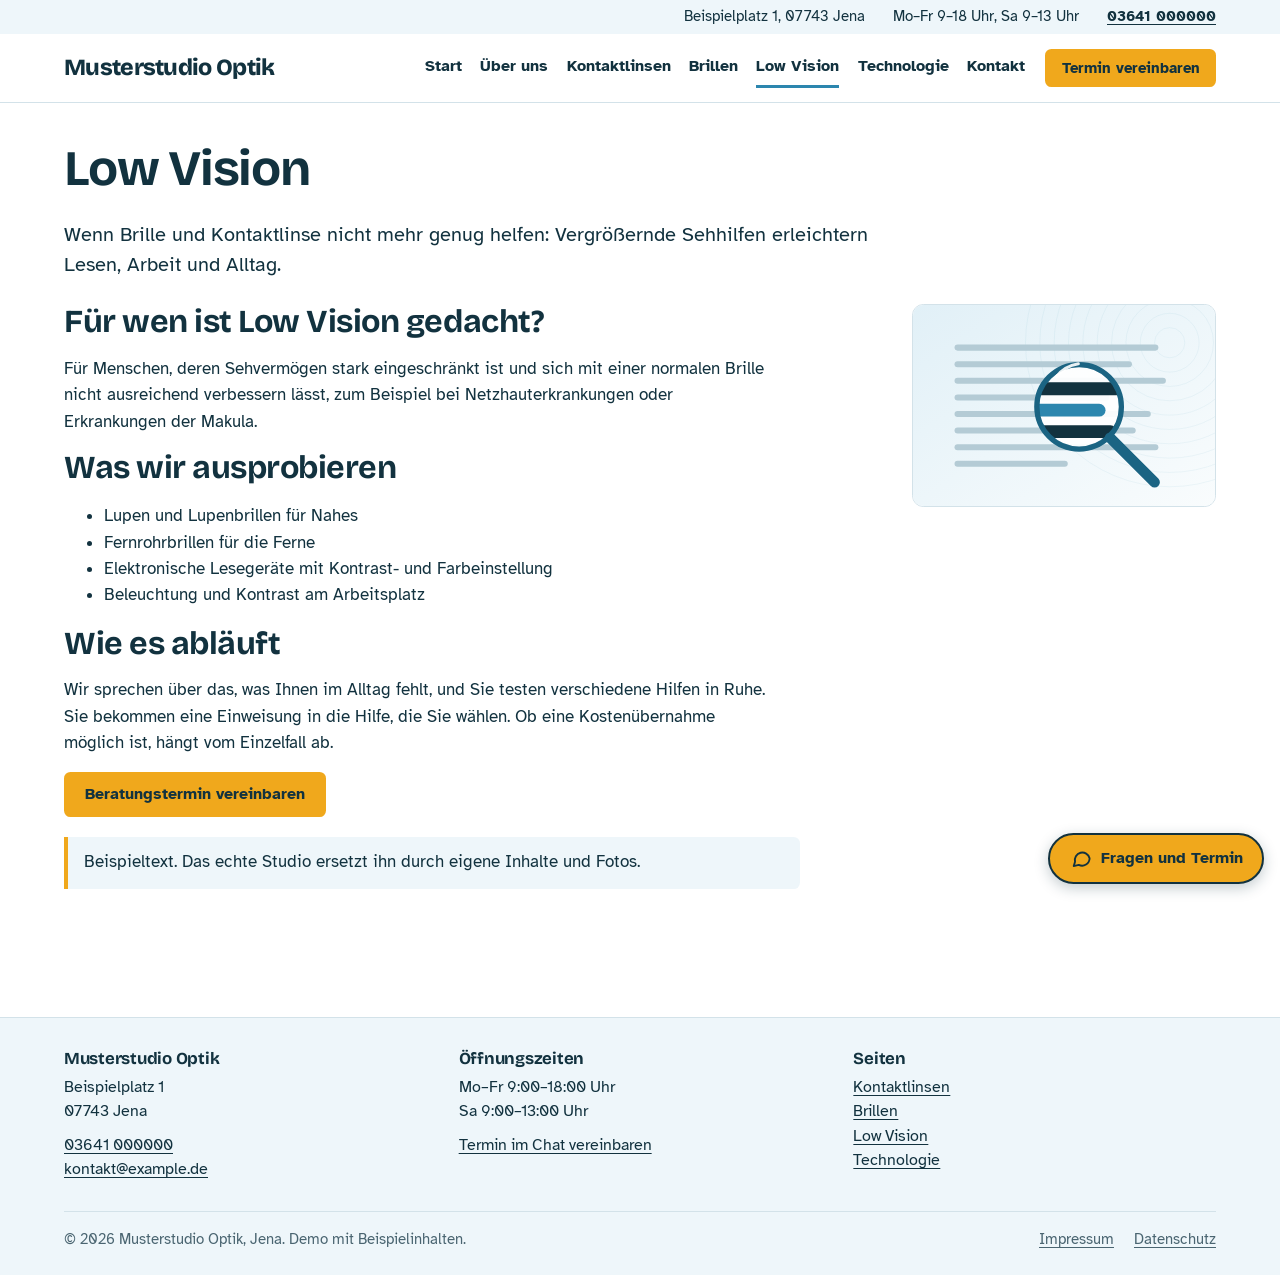
<file: low-vision.html>
<!doctype html>
<html lang="de">
<head>
  <meta charset="utf-8">
  <meta name="viewport" content="width=device-width, initial-scale=1">
  <title>Low Vision – vergrößernde Sehhilfen | Musterstudio Optik</title>
  <meta name="description" content="Low Vision in Jena: vergrößernde und kontrastverstärkende Sehhilfen für Lesen, Arbeit und Alltag, individuell ausprobiert.">
  <meta name="robots" content="noindex">
  <link rel="preload" href="fonts/bricolage-grotesque-latin-wght-normal.woff2" as="font" type="font/woff2" crossorigin>
  <link rel="icon" href="img/favicon.svg" type="image/svg+xml">
  <link rel="stylesheet" href="css/style.css">
</head>
<body>
  <a class="skip" href="#inhalt">Zum Inhalt springen</a>

  <header class="site-header">
    <div class="topbar">
      <div class="wrap topbar__in">
        <span>Beispielplatz 1, 07743 Jena</span>
        <span>Mo–Fr 9–18 Uhr, Sa 9–13 Uhr</span>
        <a href="tel:+493641000000">03641 000000</a>
      </div>
    </div>
    <div class="wrap bar">
      <a class="brand" href="index.html">Musterstudio Optik</a>
      <nav class="nav" id="nav" aria-label="Hauptnavigation">
        <a href="index.html">Start</a>
        <a href="ueber-uns.html">Über uns</a>
        <a href="kontaktlinsen.html">Kontaktlinsen</a>
        <a href="brillen.html">Brillen</a>
        <a href="low-vision.html" aria-current="page">Low Vision</a>
        <a href="technologie.html">Technologie</a>
        <a href="kontakt.html">Kontakt</a>
      </nav>
      <a class="btn btn--primary btn--small" href="kontakt.html#termin" data-chat="termin">Termin vereinbaren</a>
      <button class="nav-toggle" type="button" aria-expanded="false" aria-controls="nav">Menü</button>
    </div>
  </header>

  <main id="inhalt">

    <div class="wrap page-hero">
      <h1>Low Vision</h1>
      <p class="lead">Wenn Brille und Kontaktlinse nicht mehr genug helfen: Vergrößernde Sehhilfen erleichtern Lesen, Arbeit und Alltag.</p>
    </div>
    <div class="wrap section">
      <div class="topic">
        <div class="topic__text">
          <h2>Für wen ist Low Vision gedacht?</h2>
          <p>Für Menschen, deren Sehvermögen stark eingeschränkt ist und sich mit einer normalen Brille nicht ausreichend verbessern lässt, zum Beispiel bei Netzhauterkrankungen oder Erkrankungen der Makula.</p>
          <h2>Was wir ausprobieren</h2>
          <ul>
            <li>Lupen und Lupenbrillen für Nahes</li>
            <li>Fernrohrbrillen für die Ferne</li>
            <li>Elektronische Lesegeräte mit Kontrast- und Farbeinstellung</li>
            <li>Beleuchtung und Kontrast am Arbeitsplatz</li>
          </ul>
          <h2>Wie es abläuft</h2>
          <p>Wir sprechen über das, was Ihnen im Alltag fehlt, und Sie testen verschiedene Hilfen in Ruhe. Sie bekommen eine Einweisung in die Hilfe, die Sie wählen. Ob eine Kostenübernahme möglich ist, hängt vom Einzelfall ab.</p>
          <div class="actions"><a class="btn btn--primary" href="kontakt.html#termin" data-chat="termin">Beratungstermin vereinbaren</a></div>
          <p style="margin-top:1.25rem"></p>
          <div class="notice"><p>Beispieltext. Das echte Studio ersetzt ihn durch eigene Inhalte und Fotos.</p></div>
        </div>
        <figure class="topic__art"><img src="img/lowvision.svg" alt="Lupe vergrößert eine Textzeile" width="800" height="533"></figure>
      </div>

    </div>
  </main>

  <footer class="site-footer">
    <div class="wrap foot">
      <div>
        <h2>Musterstudio Optik</h2>
        <p>Beispielplatz 1<br>07743 Jena</p>
        <p><a href="tel:+493641000000">03641 000000</a><br><a href="mailto:kontakt@example.de">kontakt@example.de</a></p>
      </div>
      <div>
        <h2>Öffnungszeiten</h2>
        <p>Mo–Fr 9:00–18:00 Uhr<br>Sa 9:00–13:00 Uhr</p>
        <p><a href="kontakt.html#termin" data-chat="termin">Termin im Chat vereinbaren</a></p>
      </div>
      <div>
        <h2>Seiten</h2>
        <ul>
          <li><a href="kontaktlinsen.html">Kontaktlinsen</a></li>
          <li><a href="brillen.html">Brillen</a></li>
          <li><a href="low-vision.html">Low Vision</a></li>
          <li><a href="technologie.html">Technologie</a></li>
        </ul>
      </div>
    </div>
    <div class="wrap foot__legal">
      <p>© <span id="year">2026</span> Musterstudio Optik, Jena. Demo mit Beispielinhalten.</p>
      <ul>
        <li><a href="kontakt.html#rechtliches">Impressum</a></li>
        <li><a href="kontakt.html#rechtliches">Datenschutz</a></li>
      </ul>
    </div>
  </footer>
  <script src="js/common.js"></script>
  <script src="js/chat.js"></script>
</body>
</html>
</file>
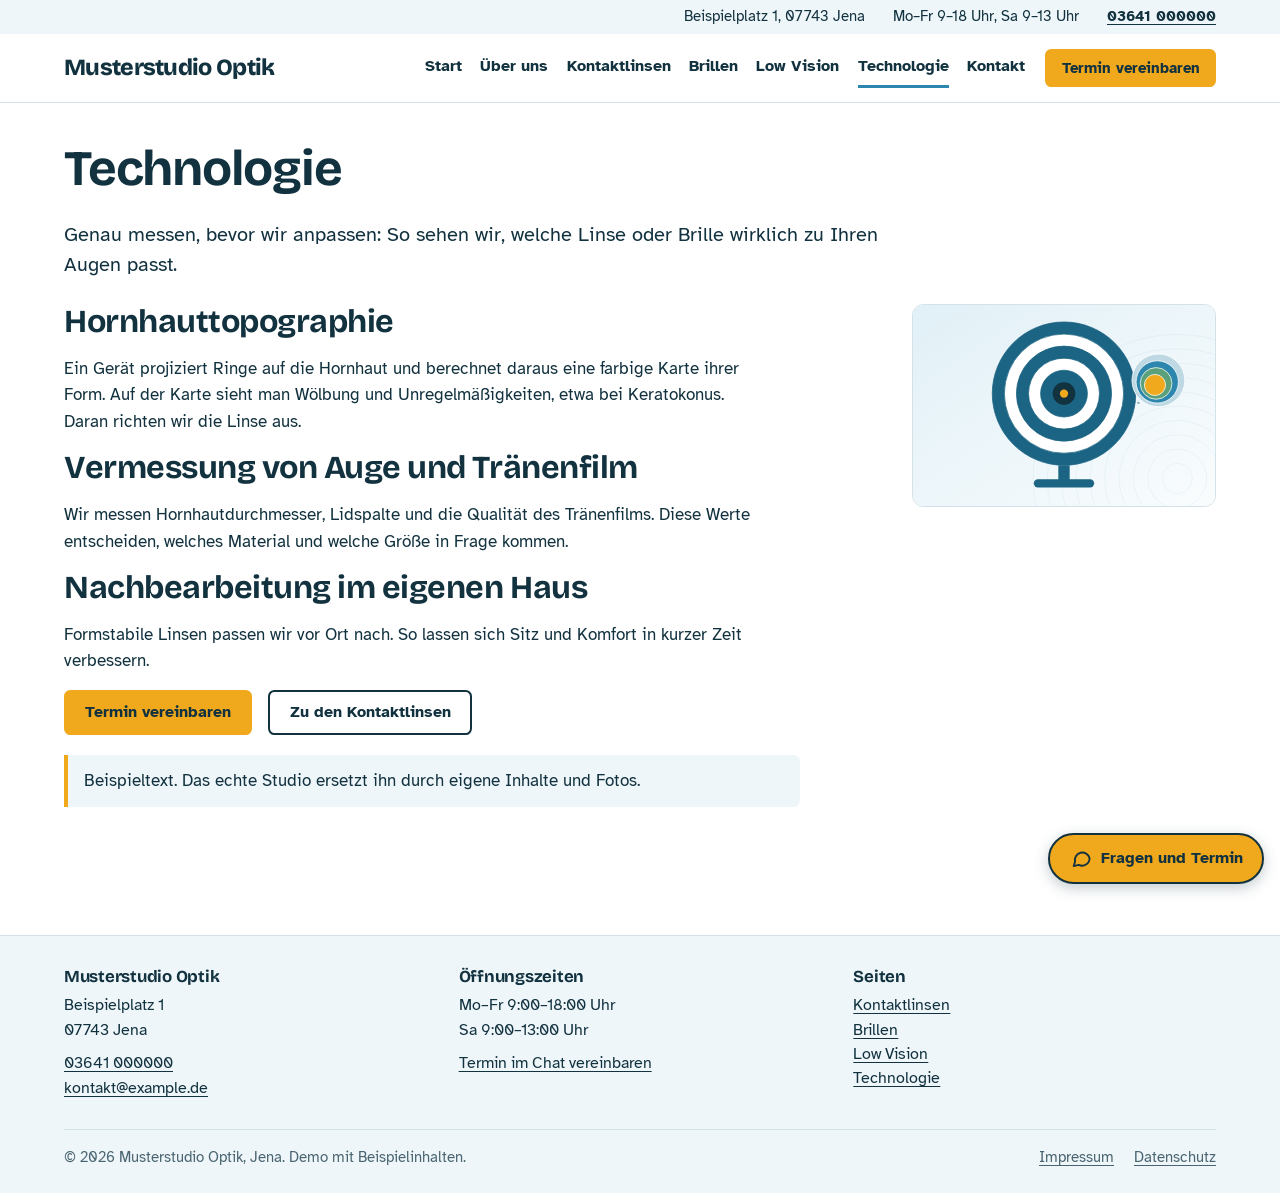
<file: technologie.html>
<!doctype html>
<html lang="de">
<head>
  <meta charset="utf-8">
  <meta name="viewport" content="width=device-width, initial-scale=1">
  <title>Technologie – Hornhauttopographie und Vermessung | Musterstudio Optik</title>
  <meta name="description" content="Hornhauttopographie, Vermessung von Auge und Tränenfilm und Linsen-Nachbearbeitung im Musterstudio Optik in Jena.">
  <meta name="robots" content="noindex">
  <link rel="preload" href="fonts/bricolage-grotesque-latin-wght-normal.woff2" as="font" type="font/woff2" crossorigin>
  <link rel="icon" href="img/favicon.svg" type="image/svg+xml">
  <link rel="stylesheet" href="css/style.css">
</head>
<body>
  <a class="skip" href="#inhalt">Zum Inhalt springen</a>

  <header class="site-header">
    <div class="topbar">
      <div class="wrap topbar__in">
        <span>Beispielplatz 1, 07743 Jena</span>
        <span>Mo–Fr 9–18 Uhr, Sa 9–13 Uhr</span>
        <a href="tel:+493641000000">03641 000000</a>
      </div>
    </div>
    <div class="wrap bar">
      <a class="brand" href="index.html">Musterstudio Optik</a>
      <nav class="nav" id="nav" aria-label="Hauptnavigation">
        <a href="index.html">Start</a>
        <a href="ueber-uns.html">Über uns</a>
        <a href="kontaktlinsen.html">Kontaktlinsen</a>
        <a href="brillen.html">Brillen</a>
        <a href="low-vision.html">Low Vision</a>
        <a href="technologie.html" aria-current="page">Technologie</a>
        <a href="kontakt.html">Kontakt</a>
      </nav>
      <a class="btn btn--primary btn--small" href="kontakt.html#termin" data-chat="termin">Termin vereinbaren</a>
      <button class="nav-toggle" type="button" aria-expanded="false" aria-controls="nav">Menü</button>
    </div>
  </header>

  <main id="inhalt">

    <div class="wrap page-hero">
      <h1>Technologie</h1>
      <p class="lead">Genau messen, bevor wir anpassen: So sehen wir, welche Linse oder Brille wirklich zu Ihren Augen passt.</p>
    </div>
    <div class="wrap section">
      <div class="topic">
        <div class="topic__text">
          <h2>Hornhauttopographie</h2>
          <p>Ein Gerät projiziert Ringe auf die Hornhaut und berechnet daraus eine farbige Karte ihrer Form. Auf der Karte sieht man Wölbung und Unregelmäßigkeiten, etwa bei Keratokonus. Daran richten wir die Linse aus.</p>
          <h2>Vermessung von Auge und Tränenfilm</h2>
          <p>Wir messen Hornhautdurchmesser, Lidspalte und die Qualität des Tränenfilms. Diese Werte entscheiden, welches Material und welche Größe in Frage kommen.</p>
          <h2>Nachbearbeitung im eigenen Haus</h2>
          <p>Formstabile Linsen passen wir vor Ort nach. So lassen sich Sitz und Komfort in kurzer Zeit verbessern.</p>
          <div class="actions"><a class="btn btn--primary" href="kontakt.html#termin" data-chat="termin">Termin vereinbaren</a><a class="btn" href="kontaktlinsen.html">Zu den Kontaktlinsen</a></div>
          <p style="margin-top:1.25rem"></p>
          <div class="notice"><p>Beispieltext. Das echte Studio ersetzt ihn durch eigene Inhalte und Fotos.</p></div>
        </div>
        <figure class="topic__art"><img src="img/topo.svg" alt="Hornhauttopograph mit Ringen und farbiger Hornhautkarte" width="800" height="533"></figure>
      </div>

    </div>
  </main>

  <footer class="site-footer">
    <div class="wrap foot">
      <div>
        <h2>Musterstudio Optik</h2>
        <p>Beispielplatz 1<br>07743 Jena</p>
        <p><a href="tel:+493641000000">03641 000000</a><br><a href="mailto:kontakt@example.de">kontakt@example.de</a></p>
      </div>
      <div>
        <h2>Öffnungszeiten</h2>
        <p>Mo–Fr 9:00–18:00 Uhr<br>Sa 9:00–13:00 Uhr</p>
        <p><a href="kontakt.html#termin" data-chat="termin">Termin im Chat vereinbaren</a></p>
      </div>
      <div>
        <h2>Seiten</h2>
        <ul>
          <li><a href="kontaktlinsen.html">Kontaktlinsen</a></li>
          <li><a href="brillen.html">Brillen</a></li>
          <li><a href="low-vision.html">Low Vision</a></li>
          <li><a href="technologie.html">Technologie</a></li>
        </ul>
      </div>
    </div>
    <div class="wrap foot__legal">
      <p>© <span id="year">2026</span> Musterstudio Optik, Jena. Demo mit Beispielinhalten.</p>
      <ul>
        <li><a href="kontakt.html#rechtliches">Impressum</a></li>
        <li><a href="kontakt.html#rechtliches">Datenschutz</a></li>
      </ul>
    </div>
  </footer>
  <script src="js/common.js"></script>
  <script src="js/chat.js"></script>
</body>
</html>
</file>
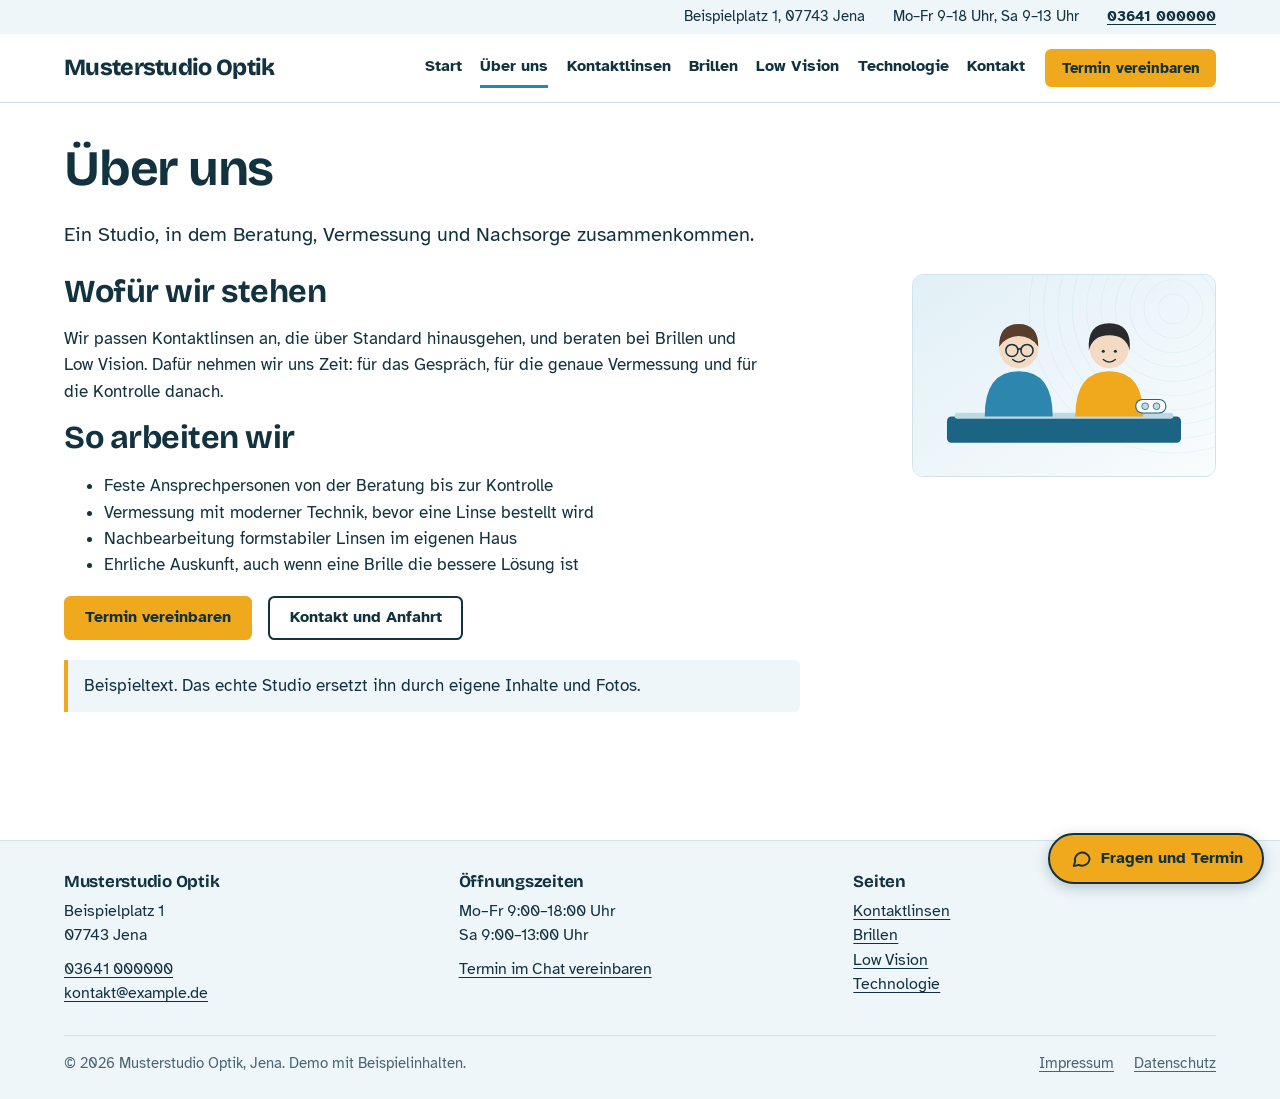
<file: ueber-uns.html>
<!doctype html>
<html lang="de">
<head>
  <meta charset="utf-8">
  <meta name="viewport" content="width=device-width, initial-scale=1">
  <title>Über uns | Musterstudio Optik</title>
  <meta name="description" content="Das Team von Musterstudio Optik in Jena: Beratung, Vermessung und Nachsorge aus einer Hand.">
  <meta name="robots" content="noindex">
  <link rel="preload" href="fonts/bricolage-grotesque-latin-wght-normal.woff2" as="font" type="font/woff2" crossorigin>
  <link rel="icon" href="img/favicon.svg" type="image/svg+xml">
  <link rel="stylesheet" href="css/style.css">
</head>
<body>
  <a class="skip" href="#inhalt">Zum Inhalt springen</a>

  <header class="site-header">
    <div class="topbar">
      <div class="wrap topbar__in">
        <span>Beispielplatz 1, 07743 Jena</span>
        <span>Mo–Fr 9–18 Uhr, Sa 9–13 Uhr</span>
        <a href="tel:+493641000000">03641 000000</a>
      </div>
    </div>
    <div class="wrap bar">
      <a class="brand" href="index.html">Musterstudio Optik</a>
      <nav class="nav" id="nav" aria-label="Hauptnavigation">
        <a href="index.html">Start</a>
        <a href="ueber-uns.html" aria-current="page">Über uns</a>
        <a href="kontaktlinsen.html">Kontaktlinsen</a>
        <a href="brillen.html">Brillen</a>
        <a href="low-vision.html">Low Vision</a>
        <a href="technologie.html">Technologie</a>
        <a href="kontakt.html">Kontakt</a>
      </nav>
      <a class="btn btn--primary btn--small" href="kontakt.html#termin" data-chat="termin">Termin vereinbaren</a>
      <button class="nav-toggle" type="button" aria-expanded="false" aria-controls="nav">Menü</button>
    </div>
  </header>

  <main id="inhalt">

    <div class="wrap page-hero">
      <h1>Über uns</h1>
      <p class="lead">Ein Studio, in dem Beratung, Vermessung und Nachsorge zusammenkommen.</p>
    </div>
    <div class="wrap section">
      <div class="topic">
        <div class="topic__text">
          <h2>Wofür wir stehen</h2>
          <p>Wir passen Kontaktlinsen an, die über Standard hinausgehen, und beraten bei Brillen und Low Vision. Dafür nehmen wir uns Zeit: für das Gespräch, für die genaue Vermessung und für die Kontrolle danach.</p>
          <h2>So arbeiten wir</h2>
          <ul>
            <li>Feste Ansprechpersonen von der Beratung bis zur Kontrolle</li>
            <li>Vermessung mit moderner Technik, bevor eine Linse bestellt wird</li>
            <li>Nachbearbeitung formstabiler Linsen im eigenen Haus</li>
            <li>Ehrliche Auskunft, auch wenn eine Brille die bessere Lösung ist</li>
          </ul>
          <div class="actions"><a class="btn btn--primary" href="kontakt.html#termin" data-chat="termin">Termin vereinbaren</a><a class="btn" href="kontakt.html">Kontakt und Anfahrt</a></div>
          <p style="margin-top:1.25rem"></p>
          <div class="notice"><p>Beispieltext. Das echte Studio ersetzt ihn durch eigene Inhalte und Fotos.</p></div>
        </div>
        <figure class="topic__art"><img src="img/team.svg" alt="Zwei Mitarbeitende am Beratungstresen" width="800" height="533"></figure>
      </div>

    </div>
  </main>

  <footer class="site-footer">
    <div class="wrap foot">
      <div>
        <h2>Musterstudio Optik</h2>
        <p>Beispielplatz 1<br>07743 Jena</p>
        <p><a href="tel:+493641000000">03641 000000</a><br><a href="mailto:kontakt@example.de">kontakt@example.de</a></p>
      </div>
      <div>
        <h2>Öffnungszeiten</h2>
        <p>Mo–Fr 9:00–18:00 Uhr<br>Sa 9:00–13:00 Uhr</p>
        <p><a href="kontakt.html#termin" data-chat="termin">Termin im Chat vereinbaren</a></p>
      </div>
      <div>
        <h2>Seiten</h2>
        <ul>
          <li><a href="kontaktlinsen.html">Kontaktlinsen</a></li>
          <li><a href="brillen.html">Brillen</a></li>
          <li><a href="low-vision.html">Low Vision</a></li>
          <li><a href="technologie.html">Technologie</a></li>
        </ul>
      </div>
    </div>
    <div class="wrap foot__legal">
      <p>© <span id="year">2026</span> Musterstudio Optik, Jena. Demo mit Beispielinhalten.</p>
      <ul>
        <li><a href="kontakt.html#rechtliches">Impressum</a></li>
        <li><a href="kontakt.html#rechtliches">Datenschutz</a></li>
      </ul>
    </div>
  </footer>
  <script src="js/common.js"></script>
  <script src="js/chat.js"></script>
</body>
</html>
</file>
<file: css/style.css>
/* Musterstudio Optik – Demo v2
   Hell, dicht, bildorientiert. Leitmotiv: die Ringe der Hornhauttopographie.
   Schriften: Bricolage Grotesque (Überschriften), Atkinson Hyperlegible (Text,
   entwickelt für Menschen mit Sehschwäche, passt zum Low-Vision-Angebot). */

@font-face {
  font-family: "Bricolage Grotesque";
  src: url("../fonts/bricolage-grotesque-latin-wght-normal.woff2") format("woff2");
  font-weight: 200 800;
  font-style: normal;
  font-display: swap;
}
@font-face {
  font-family: "Atkinson Hyperlegible";
  src: url("../fonts/atkinson-hyperlegible-latin-400-normal.woff2") format("woff2");
  font-weight: 400;
  font-style: normal;
  font-display: swap;
}
@font-face {
  font-family: "Atkinson Hyperlegible";
  src: url("../fonts/atkinson-hyperlegible-latin-400-italic.woff2") format("woff2");
  font-weight: 400;
  font-style: italic;
  font-display: swap;
}
@font-face {
  font-family: "Atkinson Hyperlegible";
  src: url("../fonts/atkinson-hyperlegible-latin-700-normal.woff2") format("woff2");
  font-weight: 700;
  font-style: normal;
  font-display: swap;
}

:root {
  --bg: #ffffff;
  --soft: #eef6fa;
  --softer: #f7fbfd;
  --ink: #12323f;
  --muted: #4a6571;
  --lens: #2c86ae;
  --lens-deep: #1b6483;
  --tear: #d8e9ef;
  --amber: #f0a81c;
  --amber-deep: #db950a;
  --line: #d3e2e9;
  --display: "Bricolage Grotesque", system-ui, sans-serif;
  --body: "Atkinson Hyperlegible", system-ui, sans-serif;
  --gutter: clamp(1rem, 3.5vw, 2rem);
  --header-h: 6.4rem;
}

*,
*::before,
*::after {
  box-sizing: border-box;
}
html {
  scroll-behavior: smooth;
  scroll-padding-top: calc(var(--header-h) + 1rem);
  -webkit-text-size-adjust: 100%;
}
body {
  margin: 0;
  background: var(--bg);
  color: var(--ink);
  font: 400 1.0625rem/1.55 var(--body);
}
img,
svg {
  max-width: 100%;
}
img {
  height: auto;
  display: block;
}
a {
  color: var(--lens-deep);
  text-underline-offset: 0.2em;
  text-decoration-thickness: 0.08em;
}
a:hover {
  color: var(--ink);
}
:focus-visible {
  outline: 3px solid var(--ink);
  outline-offset: 3px;
  border-radius: 2px;
}
.wrap {
  width: min(100% - 2 * var(--gutter), 72rem);
  margin-inline: auto;
}
.skip {
  position: absolute;
  left: 1rem;
  top: -4rem;
  background: var(--ink);
  color: #fff;
  padding: 0.6rem 1rem;
  z-index: 60;
}
.skip:focus {
  top: 1rem;
}

h1,
h2,
h3 {
  font-family: var(--display);
  font-weight: 700;
  letter-spacing: -0.015em;
  margin: 0 0 0.5em;
  text-wrap: balance;
}
h1 {
  font-size: clamp(2rem, 4.6vw, 3.1rem);
  line-height: 1.05;
  letter-spacing: -0.025em;
}
h2 {
  font-size: clamp(1.45rem, 2.8vw, 2rem);
  line-height: 1.12;
}
h3 {
  font-size: 1.15rem;
  line-height: 1.2;
}
p {
  margin: 0 0 0.9em;
  max-width: 64ch;
}
.lead {
  font-size: clamp(1.1rem, 1.8vw, 1.25rem);
  line-height: 1.5;
}
.muted {
  color: var(--muted);
}

/* Kopfzeile */
.site-header {
  position: sticky;
  top: 0;
  z-index: 30;
  background: var(--bg);
  border-bottom: 1px solid var(--line);
}
.topbar {
  background: var(--soft);
  font-size: 0.92rem;
}
.topbar__in {
  display: flex;
  justify-content: flex-end;
  flex-wrap: wrap;
  gap: 0.2rem 1.75rem;
  min-height: 2.1rem;
  align-items: center;
}
.topbar a {
  color: var(--ink);
  font-weight: 700;
}
.bar {
  min-height: 4.3rem;
  display: flex;
  align-items: center;
  gap: 1.25rem;
}
.brand {
  font-family: var(--display);
  font-weight: 800;
  font-size: 1.45rem;
  letter-spacing: -0.03em;
  color: var(--ink);
  text-decoration: none;
  margin-right: auto;
  white-space: nowrap;
}
.nav {
  display: flex;
  gap: 1.15rem;
}
.nav a {
  color: var(--ink);
  text-decoration: none;
  font-weight: 700;
  font-size: 0.98rem;
  padding-block: 0.4rem;
  border-bottom: 3px solid transparent;
}
.nav a:hover,
.nav a[aria-current="page"] {
  border-bottom-color: var(--lens);
}
.nav-toggle {
  display: none;
  font: inherit;
  font-weight: 700;
  background: transparent;
  color: var(--ink);
  border: 2px solid var(--ink);
  border-radius: 0.4rem;
  padding: 0.3rem 0.85rem;
  cursor: pointer;
}

/* Schaltflächen */
.btn {
  display: inline-flex;
  align-items: center;
  justify-content: center;
  min-height: 2.8rem;
  padding: 0.5rem 1.2rem;
  border: 2px solid var(--ink);
  border-radius: 0.4rem;
  font: 700 1rem/1.2 var(--body);
  text-decoration: none;
  color: var(--ink);
  background: transparent;
  cursor: pointer;
  text-align: center;
}
.btn:hover {
  background: var(--ink);
  color: #fff;
}
.btn--primary {
  background: var(--amber);
  border-color: var(--amber);
}
.btn--primary:hover {
  background: var(--amber-deep);
  border-color: var(--amber-deep);
  color: var(--ink);
}
.btn--small {
  min-height: 2.4rem;
  padding: 0.35rem 0.9rem;
  font-size: 0.95rem;
}
.actions {
  display: flex;
  flex-wrap: wrap;
  gap: 0.75rem 1rem;
  align-items: center;
}

/* Abschnitte */
.section {
  padding-block: clamp(2rem, 4.5vw, 3.5rem);
}
.section--soft {
  background: var(--soft);
}
.section__head {
  margin-bottom: 1.5rem;
}
.section__head p {
  margin-bottom: 0;
}

/* Karussell */
.carousel {
  background: linear-gradient(120deg, #e1f0f7, #f9fcfd);
  border-bottom: 1px solid var(--line);
}
.slides {
  display: flex;
  overflow-x: auto;
  scroll-snap-type: x mandatory;
  scrollbar-width: none;
  list-style: none;
  margin: 0;
  padding: 0;
}
.slides::-webkit-scrollbar {
  display: none;
}
.slide {
  flex: 0 0 100%;
  scroll-snap-align: start;
}
.slide__in {
  display: grid;
  grid-template-columns: 1fr minmax(0, 28rem);
  gap: 2rem;
  align-items: center;
  padding-block: 1.75rem 1rem;
}
.slide__art img {
  width: 100%;
  border-radius: 0.8rem;
  border: 1px solid var(--line);
}
.slide__tag {
  margin: 0 0 0.4rem;
  font-weight: 700;
  color: var(--lens-deep);
}
.slide h1,
.slide h2 {
  font-size: clamp(1.7rem, 3.6vw, 2.5rem);
  line-height: 1.08;
}
.carousel__ctrl {
  display: flex;
  align-items: center;
  gap: 0.75rem;
  padding-bottom: 1.25rem;
}
.cbtn {
  width: 2.6rem;
  height: 2.6rem;
  display: grid;
  place-items: center;
  font: 700 1.1rem/1 var(--body);
  color: var(--ink);
  background: #fff;
  border: 2px solid var(--ink);
  border-radius: 50%;
  cursor: pointer;
}
.cbtn:hover {
  background: var(--ink);
  color: #fff;
}
.dots {
  display: flex;
  gap: 0.35rem;
  margin-inline: auto 0;
  margin-right: auto;
}
.dot {
  width: 2.1rem;
  height: 2.1rem;
  padding: 0;
  display: grid;
  place-items: center;
  background: transparent;
  border: 0;
  cursor: pointer;
}
.dot::before {
  content: "";
  width: 0.8rem;
  height: 0.8rem;
  border-radius: 50%;
  border: 2px solid var(--ink);
  background: transparent;
}
.dot[aria-current="true"]::before {
  background: var(--ink);
}

/* Infoleiste */
.strip {
  display: grid;
  grid-template-columns: repeat(auto-fit, minmax(13rem, 1fr));
  border-bottom: 1px solid var(--line);
}
.strip > * {
  padding: 0.9rem 1.1rem;
  border-left: 1px solid var(--line);
}
.strip > *:first-child {
  border-left: 0;
}
.strip dt {
  font-weight: 700;
  font-size: 0.92rem;
  color: var(--muted);
}
.strip dd {
  margin: 0;
  font-weight: 700;
}
.strip a {
  color: var(--ink);
}

/* Karten */
.cards {
  list-style: none;
  margin: 0;
  padding: 0;
  display: grid;
  grid-template-columns: repeat(auto-fit, minmax(15rem, 1fr));
  gap: 1.25rem;
}
.card {
  display: flex;
  flex-direction: column;
  background: #fff;
  border: 1px solid var(--line);
  border-radius: 0.6rem;
  overflow: hidden;
}
.card img {
  width: 100%;
  aspect-ratio: 3 / 2;
  object-fit: cover;
}
.card__body {
  display: flex;
  flex-direction: column;
  flex: 1;
  padding: 0.9rem 1rem 1.1rem;
}
.card__body h3 {
  margin-bottom: 0.3em;
}
.card__body p {
  margin-bottom: 0.7em;
  font-size: 0.98rem;
}
.card__body a {
  margin-top: auto;
  font-weight: 700;
}
.cards--small {
  grid-template-columns: repeat(3, 1fr);
  gap: 1rem;
}
.cards--small .card__body p {
  margin-bottom: 0;
}
.cards--small h3 a {
  color: var(--ink);
  text-decoration-color: var(--lens);
  font-weight: 700;
}

/* Ablauf */
.steps {
  list-style: none;
  margin: 0;
  padding: 0;
  display: grid;
  grid-template-columns: repeat(auto-fit, minmax(13rem, 1fr));
  gap: 1.5rem;
  counter-reset: step;
}
.steps li::before {
  counter-increment: step;
  content: counter(step);
  display: grid;
  place-items: center;
  width: 2.4rem;
  height: 2.4rem;
  margin-bottom: 0.5rem;
  font-family: var(--display);
  font-weight: 800;
  background: var(--lens-deep);
  color: #fff;
  border-radius: 50%;
}
.steps h3 {
  margin-bottom: 0.2em;
}
.steps p {
  margin: 0;
  font-size: 0.98rem;
}

/* Bild-Text-Band */
.band {
  display: grid;
  grid-template-columns: minmax(0, 26rem) 1fr;
  gap: 2rem;
  align-items: center;
}
.band img,
.topic__art img {
  width: 100%;
  border-radius: 0.7rem;
  border: 1px solid var(--line);
}

/* Seitenkopf */
.page-hero {
  padding-block: clamp(1.5rem, 4vw, 2.5rem) 0;
}
.page-hero .lead {
  margin-bottom: 0;
}
.page-hero + .section {
  padding-top: 1.5rem;
}

/* Seite Kontaktlinsen */
.doc {
  display: grid;
  grid-template-columns: 13rem minmax(0, 1fr);
  gap: 2.5rem;
  align-items: start;
}
.jump {
  position: sticky;
  top: calc(var(--header-h) + 1rem);
  display: flex;
  flex-direction: column;
  border-left: 2px solid var(--line);
}
.jump a {
  padding: 0.35rem 0 0.35rem 0.9rem;
  margin-left: -2px;
  border-left: 2px solid transparent;
  color: var(--ink);
  text-decoration: none;
  font-weight: 700;
  font-size: 0.98rem;
}
.jump a:hover {
  border-left-color: var(--lens);
}
.topic {
  display: grid;
  grid-template-columns: minmax(0, 1fr) minmax(0, 19rem);
  gap: 1.75rem;
  align-items: start;
  padding-bottom: 2.25rem;
  margin-bottom: 2.25rem;
  border-bottom: 1px solid var(--line);
}
.topic:last-child {
  border-bottom: 0;
}
.topic--single {
  grid-template-columns: minmax(0, 1fr);
}
.topic__art {
  margin: 0;
  position: sticky;
  top: calc(var(--header-h) + 1rem);
}
.facts {
  margin: 1.1rem 0;
  max-width: 40rem;
  border-top: 1px solid var(--line);
}
.facts div {
  display: grid;
  grid-template-columns: 8rem 1fr;
  gap: 1rem;
  padding-block: 0.55rem;
  border-bottom: 1px solid var(--line);
}
.facts dt {
  font-weight: 700;
}
.facts dd {
  margin: 0;
}
.faq details {
  border-top: 1px solid var(--line);
  padding-block: 0.85rem;
  max-width: 46rem;
}
.faq details:last-child {
  border-bottom: 1px solid var(--line);
}
.faq summary {
  cursor: pointer;
  font-family: var(--display);
  font-weight: 700;
  font-size: 1.1rem;
}
.faq details p {
  margin: 0.7rem 0 0;
}

/* Kontakt */
.contact-grid {
  display: grid;
  grid-template-columns: 1fr minmax(0, 26rem);
  gap: 2rem;
  align-items: start;
}
.hours {
  border-collapse: collapse;
  margin: 0 0 1rem;
}
.hours th,
.hours td {
  text-align: left;
  padding: 0.35rem 1.5rem 0.35rem 0;
  border-bottom: 1px solid var(--line);
  font-weight: 400;
}
.hours th {
  font-weight: 700;
}
.dl {
  display: grid;
  gap: 0.9rem;
  margin: 0 0 1.25rem;
}
.dl dt {
  font-weight: 700;
}
.dl dd {
  margin: 0;
}
.notice {
  background: var(--soft);
  border-left: 4px solid var(--amber);
  padding: 0.8rem 1rem;
  border-radius: 0 0.4rem 0.4rem 0;
  max-width: 46rem;
}
.notice p:last-child {
  margin-bottom: 0;
}

/* Fußzeile */
.site-footer {
  background: var(--soft);
  border-top: 1px solid var(--line);
  font-size: 0.98rem;
}
.foot {
  display: grid;
  grid-template-columns: repeat(auto-fit, minmax(14rem, 1fr));
  gap: 1.5rem 2rem;
  padding-block: 2rem 1.25rem;
}
.foot h2 {
  font-size: 1.05rem;
  margin-bottom: 0.4em;
}
.foot p,
.foot ul {
  margin: 0 0 0.6em;
}
.foot ul {
  list-style: none;
  padding: 0;
}
.foot a {
  color: var(--ink);
}
.foot__legal {
  display: flex;
  flex-wrap: wrap;
  justify-content: space-between;
  gap: 0.5rem 2rem;
  padding-block: 1rem 1.5rem;
  border-top: 1px solid var(--line);
  color: var(--muted);
  font-size: 0.92rem;
}
.foot__legal p,
.foot__legal ul {
  margin: 0;
}
.foot__legal ul {
  display: flex;
  gap: 1.25rem;
  list-style: none;
  padding: 0;
}
.foot__legal a {
  color: var(--muted);
}

/* Shop */
.shop-tools {
  display: flex;
  flex-wrap: wrap;
  align-items: center;
  gap: 0.75rem 1.5rem;
  padding-block: 0.85rem;
  border-block: 1px solid var(--line);
  margin-bottom: 1.5rem;
}
.chips {
  display: flex;
  flex-wrap: wrap;
  gap: 0.45rem;
}
.chip {
  font: 700 0.98rem/1.2 var(--body);
  color: var(--ink);
  background: #fff;
  border: 2px solid var(--ink);
  border-radius: 2rem;
  padding: 0.35rem 0.95rem;
  cursor: pointer;
}
.chip[aria-pressed="true"] {
  background: var(--ink);
  color: #fff;
}
.shop-tools label {
  display: inline-flex;
  align-items: center;
  gap: 0.5rem;
}
.shop-tools select,
.field input,
.field textarea {
  font: inherit;
  color: var(--ink);
  background: #fff;
  border: 2px solid var(--ink);
  border-radius: 0.4rem;
  padding: 0.4rem 0.65rem;
}
.shop-count {
  margin: 0 0 0 auto;
}
.grid {
  list-style: none;
  margin: 0;
  padding: 0;
  display: grid;
  grid-template-columns: repeat(auto-fill, minmax(15rem, 1fr));
  gap: 2rem 1.5rem;
}
.product {
  display: flex;
  flex-direction: column;
}
.product__art {
  aspect-ratio: 2 / 1;
  display: grid;
  place-items: center;
  padding: 0.9rem 1.4rem;
  border-radius: 0.7rem;
  border: 1px solid var(--line);
  background:
    repeating-radial-gradient(circle at 28% 72%, transparent 0 14px, rgba(44, 134, 174, 0.16) 14px 15px),
    var(--soft);
}
.product__art svg {
  width: 100%;
  height: auto;
  max-height: 100%;
}
.product__head {
  display: flex;
  justify-content: space-between;
  align-items: baseline;
  gap: 1rem;
  margin-top: 0.8rem;
}
.product__name {
  margin: 0;
  font-size: 1.3rem;
}
.product__price {
  font-family: var(--display);
  font-weight: 700;
  font-size: 1.2rem;
  white-space: nowrap;
}
.product__cat {
  margin: 0.1rem 0 0.5rem;
  font-size: 0.92rem;
  color: var(--muted);
}
.product__desc {
  margin-bottom: 0.7rem;
  font-size: 0.98rem;
}
.product__specs {
  margin: 0 0 0.9rem;
  font-size: 0.92rem;
}
.product__specs div {
  display: flex;
  gap: 0.5rem;
}
.product__specs dt {
  font-weight: 700;
}
.product__specs dd {
  margin: 0;
}
.stock {
  display: flex;
  align-items: center;
  gap: 0.5rem;
  margin: auto 0 0.7rem;
  font-weight: 700;
  font-size: 0.95rem;
}
.stock::before {
  content: "";
  width: 0.7rem;
  height: 0.7rem;
  border-radius: 50%;
  background: var(--lens);
}
.stock--order::before {
  background: transparent;
  border: 2px solid var(--ink);
}
.note {
  font-size: 0.95rem;
  max-width: 48rem;
}
.product--mini .product__art {
  aspect-ratio: 5 / 3;
}

/* Dialog Reservierung */
dialog {
  width: min(34rem, calc(100% - 2rem));
  padding: 0;
  border: 0;
  border-radius: 0.75rem;
  background: var(--bg);
  color: var(--ink);
}
dialog::backdrop {
  background: rgba(14, 42, 51, 0.6);
}
.dialog__body {
  padding: 1.5rem;
}
.dialog__head {
  display: flex;
  justify-content: space-between;
  align-items: start;
  gap: 1rem;
}
.dialog__close {
  font: 700 1rem/1 var(--body);
  background: transparent;
  color: var(--ink);
  border: 2px solid var(--ink);
  border-radius: 0.4rem;
  padding: 0.45rem 0.8rem;
  cursor: pointer;
}
.field {
  display: block;
  margin-bottom: 0.9rem;
}
.field span {
  display: block;
  font-weight: 700;
  margin-bottom: 0.25rem;
}
.field input,
.field textarea {
  width: 100%;
}
.check {
  display: flex;
  gap: 0.6rem;
  align-items: start;
  margin-bottom: 1.1rem;
}
.check input {
  width: 1.3rem;
  height: 1.3rem;
  margin-top: 0.2rem;
  flex: none;
}
.status {
  margin-top: 0.9rem;
  font-weight: 700;
}

/* Chat */
.chat-fab {
  position: fixed;
  right: 1rem;
  bottom: 1rem;
  z-index: 40;
  display: inline-flex;
  align-items: center;
  gap: 0.55rem;
  min-height: 3.2rem;
  padding: 0.5rem 1.2rem;
  font: 700 1rem/1.2 var(--body);
  color: var(--ink);
  background: var(--amber);
  border: 2px solid var(--ink);
  border-radius: 2rem;
  cursor: pointer;
  box-shadow: 0 4px 14px rgba(18, 50, 63, 0.25);
}
.chat-fab:hover {
  background: var(--amber-deep);
}
.chat-fab svg {
  width: 1.4rem;
  height: 1.4rem;
}
.chat {
  position: fixed;
  right: 1rem;
  bottom: 1rem;
  z-index: 50;
  display: flex;
  flex-direction: column;
  width: min(24rem, calc(100% - 2rem));
  height: min(34rem, calc(100% - 2rem));
  background: #fff;
  border: 2px solid var(--ink);
  border-radius: 0.8rem;
  overflow: hidden;
  box-shadow: 0 10px 34px rgba(18, 50, 63, 0.3);
}
.chat[hidden] {
  display: none;
}
.chat__head {
  display: flex;
  align-items: center;
  justify-content: space-between;
  gap: 0.75rem;
  padding: 0.65rem 0.9rem;
  background: var(--ink);
  color: #fff;
}
.chat__head h2 {
  margin: 0;
  font-size: 1.05rem;
  color: #fff;
}
.chat__head small {
  display: block;
  font-family: var(--body);
  font-weight: 400;
  font-size: 0.82rem;
  opacity: 0.85;
}
.chat__close {
  font: 700 0.95rem/1 var(--body);
  color: #fff;
  background: transparent;
  border: 2px solid #fff;
  border-radius: 0.4rem;
  padding: 0.35rem 0.7rem;
  cursor: pointer;
}
.chat__log {
  flex: 1;
  overflow-y: auto;
  padding: 0.9rem;
  display: flex;
  flex-direction: column;
  gap: 0.6rem;
  background: var(--softer);
}
.msg {
  max-width: 88%;
  padding: 0.55rem 0.8rem;
  border-radius: 0.8rem;
  font-size: 0.98rem;
  line-height: 1.45;
  white-space: pre-line;
}
.msg p {
  margin: 0;
  max-width: none;
}
.msg--bot {
  align-self: flex-start;
  background: #fff;
  border: 1px solid var(--line);
}
.msg--me {
  align-self: flex-end;
  background: var(--lens-deep);
  color: #fff;
}
.msg a {
  font-weight: 700;
}
.msg--note {
  align-self: stretch;
  max-width: none;
  background: transparent;
  color: var(--muted);
  font-size: 0.88rem;
  padding: 0;
}
.chat__quick {
  display: flex;
  flex-wrap: wrap;
  gap: 0.4rem;
  padding: 0.6rem 0.9rem 0;
  max-height: 7.5rem;
  overflow-y: auto;
}
.quick {
  font: 700 0.9rem/1.2 var(--body);
  color: var(--ink);
  background: #fff;
  border: 2px solid var(--lens-deep);
  border-radius: 2rem;
  padding: 0.3rem 0.8rem;
  cursor: pointer;
}
.quick:hover {
  background: var(--lens-deep);
  color: #fff;
}
.chat__form {
  display: flex;
  gap: 0.5rem;
  padding: 0.6rem 0.9rem 0.8rem;
}
.chat__form input {
  flex: 1;
  min-width: 0;
  font: inherit;
  color: var(--ink);
  background: #fff;
  border: 2px solid var(--ink);
  border-radius: 0.4rem;
  padding: 0.45rem 0.65rem;
}
.chat__form button {
  font: 700 1rem/1 var(--body);
  background: var(--amber);
  color: var(--ink);
  border: 2px solid var(--amber);
  border-radius: 0.4rem;
  padding: 0.45rem 0.9rem;
  cursor: pointer;
}
.chat__hint {
  margin: 0;
  padding: 0 0.9rem 0.7rem;
  font-size: 0.8rem;
  color: var(--muted);
  max-width: none;
}

/* Responsiv */
@media (max-width: 66rem) {
  .nav-toggle {
    display: inline-block;
  }
  .bar > .btn {
    display: none;
  }
  .nav {
    display: none;
    position: absolute;
    left: 0;
    right: 0;
    top: 100%;
    flex-direction: column;
    gap: 0;
    padding: 0.4rem var(--gutter) 1rem;
    background: var(--bg);
    border-bottom: 1px solid var(--line);
  }
  .nav.is-open {
    display: flex;
  }
  .nav a {
    padding-block: 0.75rem;
    border-bottom: 1px solid var(--line);
  }
  .site-header {
    position: sticky;
  }
}
@media (max-width: 56rem) {
  .cards--small {
    grid-template-columns: repeat(2, 1fr);
  }
  .doc {
    grid-template-columns: 1fr;
    gap: 1.25rem;
  }
  .jump {
    position: static;
    flex-direction: row;
    flex-wrap: wrap;
    gap: 0.4rem;
    border-left: 0;
  }
  .jump a {
    margin: 0;
    padding: 0.3rem 0.8rem;
    border: 2px solid var(--ink);
    border-radius: 2rem;
  }
  .topic {
    grid-template-columns: 1fr;
  }
  .topic__art {
    position: static;
    order: -1;
    max-width: 22rem;
  }
  .slide__in,
  .band,
  .contact-grid {
    grid-template-columns: 1fr;
    gap: 1.25rem;
  }
  .slide__art {
    order: -1;
    max-width: 22rem;
  }
  .band img {
    max-width: 22rem;
  }
}
@media (max-width: 34rem) {
  .cards--small {
    grid-template-columns: 1fr;
  }
}
@media (max-width: 40rem) {
  :root {
    --header-h: 4.4rem;
  }
  .topbar {
    display: none;
  }
  .strip > * {
    border-left: 0;
    border-top: 1px solid var(--line);
  }
  .strip > *:first-child {
    border-top: 0;
  }
  .facts div {
    grid-template-columns: 1fr;
    gap: 0.1rem;
  }
  .shop-count {
    margin-left: 0;
  }
  .dots {
    display: none;
  }
  .carousel__ctrl {
    justify-content: space-between;
  }
  .chat {
    right: 0.5rem;
    bottom: 0.5rem;
    width: calc(100% - 1rem);
    height: calc(100% - 1rem);
    max-height: 40rem;
  }
}
@media (prefers-reduced-motion: reduce) {
  html {
    scroll-behavior: auto;
  }
}

.sr {
  position: absolute;
  width: 1px;
  height: 1px;
  overflow: hidden;
  clip: rect(0 0 0 0);
  white-space: nowrap;
}
</file>
